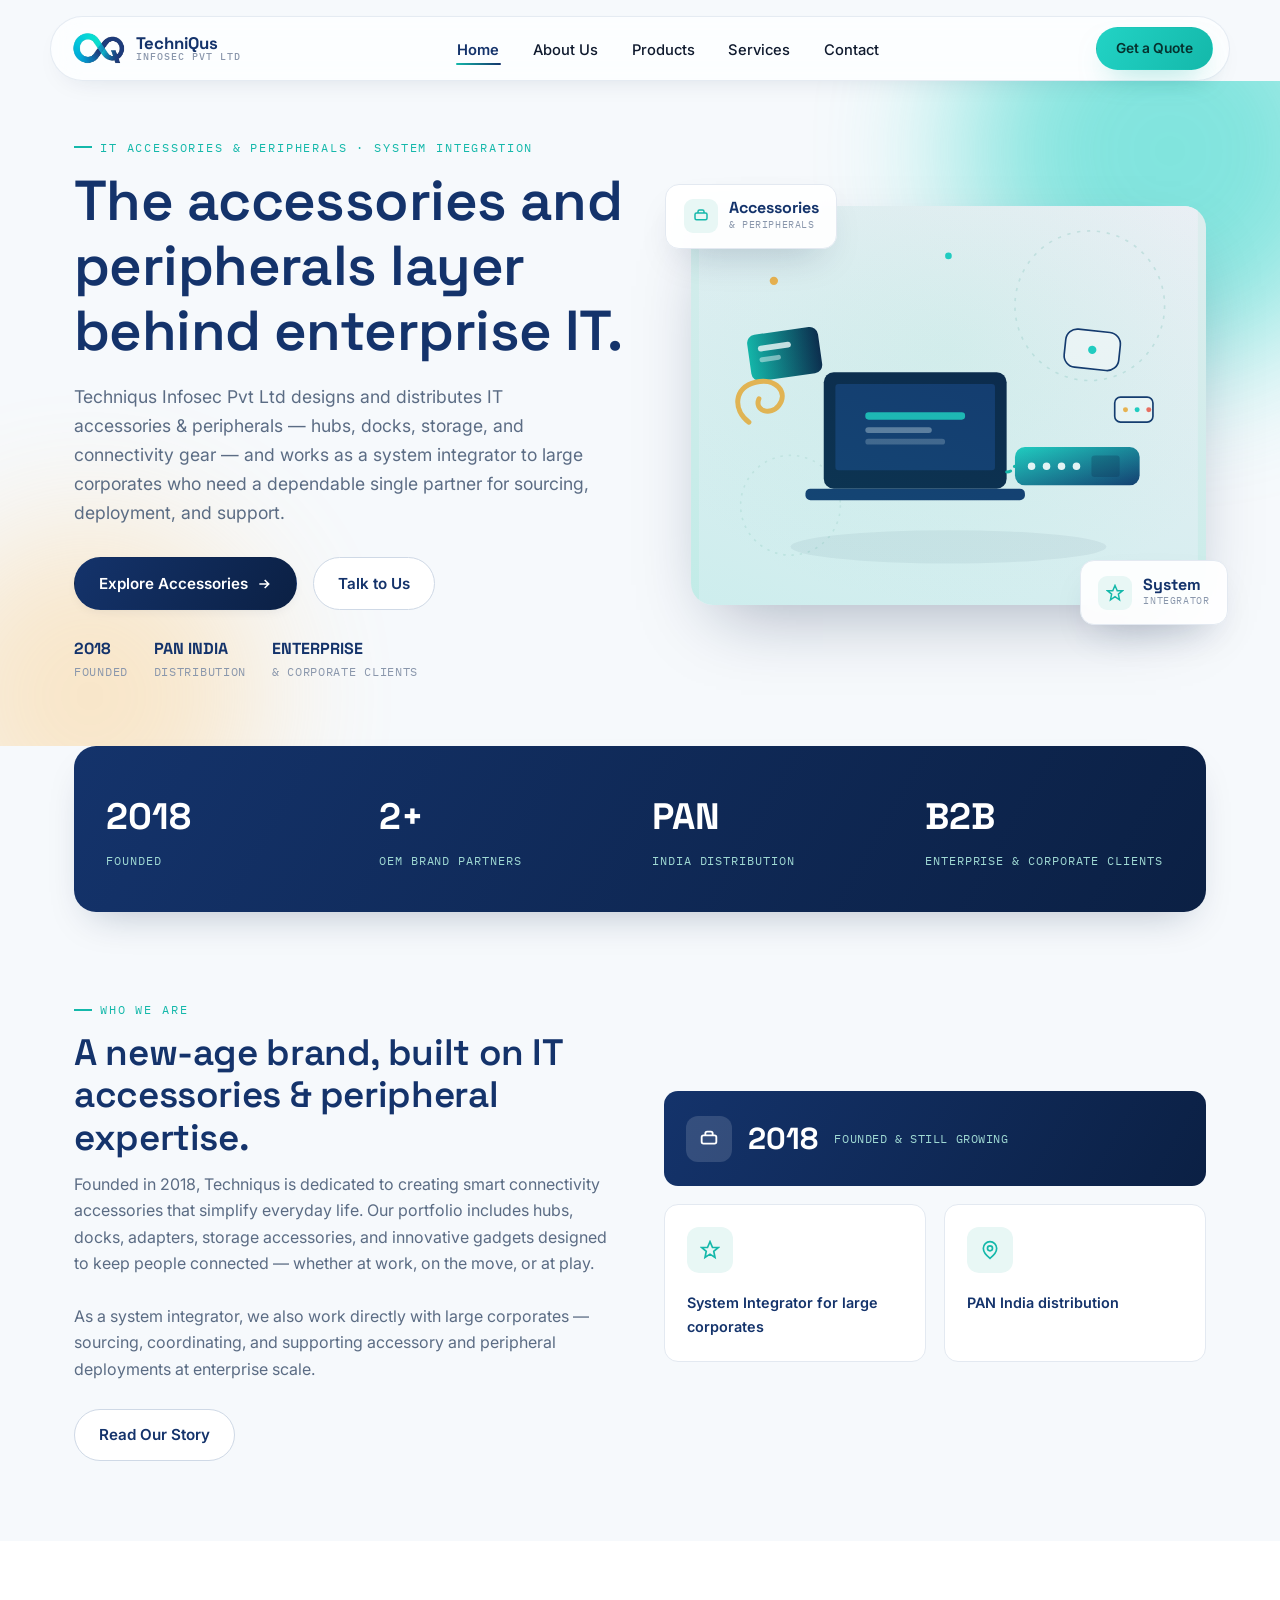
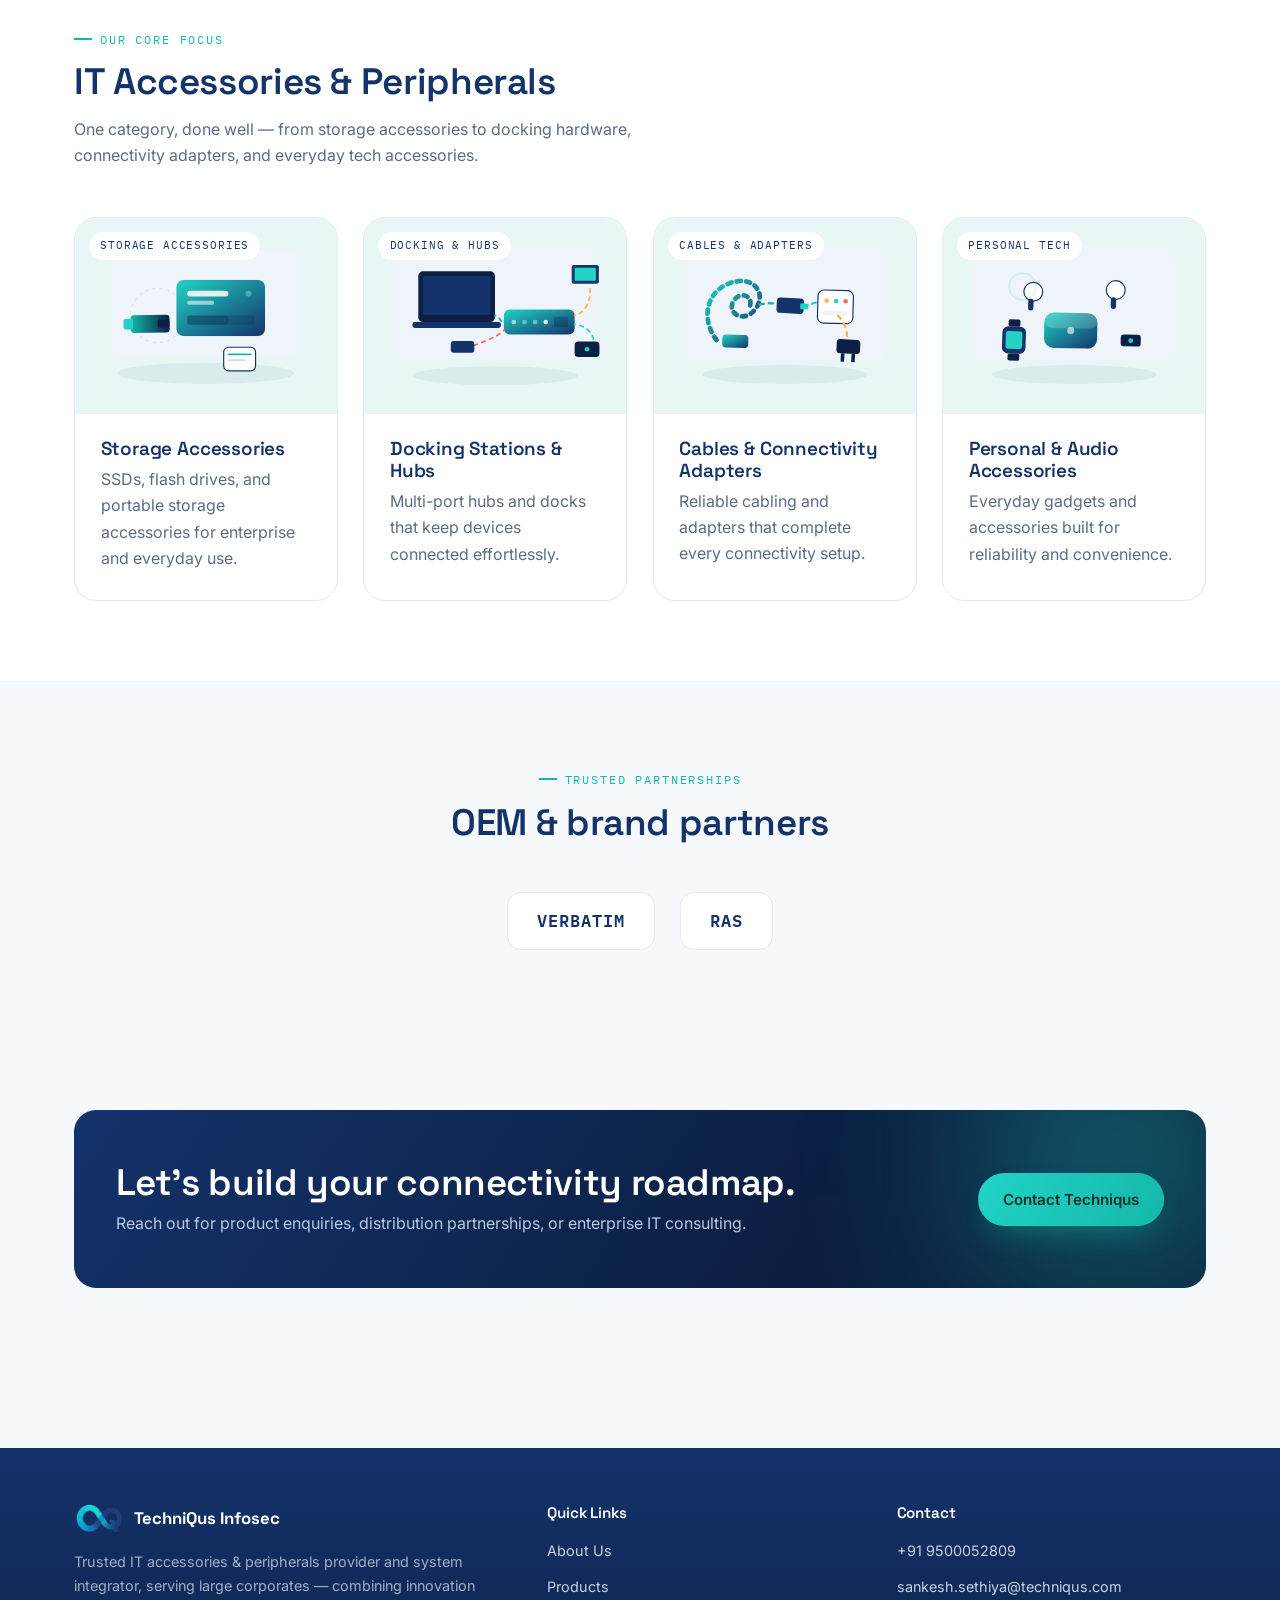
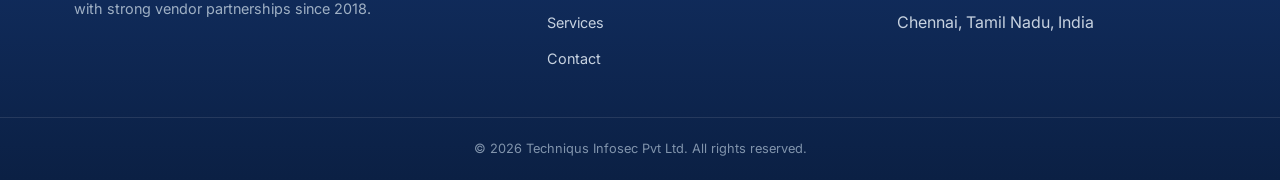
<file: index.html>
<!DOCTYPE html>
<html lang="en">
<head>
<meta charset="UTF-8">
<meta name="viewport" content="width=device-width, initial-scale=1.0">
<title>Techniqus Infosec Pvt Ltd | IT Accessories & Peripherals, System Integrator</title>
<meta name="description" content="Techniqus Infosec Pvt Ltd — IT accessories & peripherals provider and system integrator serving large corporates across India.">
<link rel="icon" type="image/png" href="assets/logo/favicon.png">
<link rel="canonical" href="https://techniqus.com/">
<link rel="apple-touch-icon" href="assets/logo/favicon.png">
<meta property="og:type" content="website">
<meta property="og:site_name" content="Techniqus Infosec Pvt Ltd">
<meta property="og:title" content="Techniqus Infosec Pvt Ltd | IT Accessories & Peripherals, System Integrator">
<meta property="og:description" content="Techniqus Infosec Pvt Ltd — IT accessories & peripherals provider and system integrator serving large corporates across India.">
<meta property="og:url" content="https://techniqus.com/">
<meta property="og:image" content="https://techniqus.com/assets/logo/logo-full.png">
<meta name="twitter:card" content="summary">
<meta name="twitter:title" content="Techniqus Infosec Pvt Ltd | IT Accessories & Peripherals, System Integrator">
<meta name="twitter:description" content="Techniqus Infosec Pvt Ltd — IT accessories & peripherals provider and system integrator serving large corporates across India.">
<meta name="theme-color" content="#14336B">
<link rel="preconnect" href="https://fonts.googleapis.com">
<link href="https://fonts.googleapis.com/css2?family=Space+Grotesk:wght@500;600;700&family=Inter:wght@400;500;600&family=IBM+Plex+Mono:wght@500&display=swap" rel="stylesheet">
<link rel="stylesheet" href="css/style.css">
</head>
<body>

<div class="scroll-progress"></div>

<header class="site-header">
  <nav class="nav">
    <a href="index.html" class="brand">
      <img src="assets/logo/logo-icon.png" alt="Techniqus Infosec logo">
      <span class="brand-name">TechniQus<span>Infosec Pvt Ltd</span></span>
    </a>
    <button class="nav-toggle" aria-label="Toggle menu" aria-expanded="false">
      <span></span><span></span><span></span>
    </button>
    <ul class="nav-links">
      <li><a href="index.html" aria-current="page">Home</a></li>
      <li><a href="about.html">About Us</a></li>
      <li><a href="products.html">Products</a></li>
      <li><a href="services.html">Services</a></li>
      <li><a href="contact.html">Contact</a></li>
    </ul>
    <div class="nav-cta">
      <a href="contact.html" class="btn btn-gradient">Get a Quote</a>
    </div>
  </nav>
</header>

<main>

  <!-- HERO -->
  <section class="hero">
    <div class="hero-blob b1"></div>
    <div class="hero-blob b2"></div>
    <div class="container">
      <div class="reveal">
        <span class="eyebrow">IT Accessories &amp; Peripherals · System Integration</span>
        <h1>The accessories and peripherals layer behind enterprise IT.</h1>
        <p class="lede">Techniqus Infosec Pvt Ltd designs and distributes IT accessories &amp; peripherals — hubs, docks, storage, and connectivity gear — and works as a system integrator to large corporates who need a dependable single partner for sourcing, deployment, and support.</p>
        <div class="hero-actions">
          <a href="products.html" class="btn btn-primary">
            Explore Accessories
            <svg width="16" height="16" viewBox="0 0 24 24" fill="none" stroke="currentColor" stroke-width="2.4"><path d="M5 12h14M13 6l6 6-6 6"/></svg>
          </a>
          <a href="contact.html" class="btn btn-outline">Talk to Us</a>
        </div>
        <div class="hero-trust">
          <div><strong>2018</strong>Founded</div>
          <div><strong>PAN India</strong>Distribution</div>
          <div><strong>Enterprise</strong>&amp; Corporate Clients</div>
        </div>
      </div>

      <div class="hero-visual reveal reveal-delay-2">
        <div class="hero-image-frame hero-scene" id="heroScene">
          <svg viewBox="0 0 600 480" xmlns="http://www.w3.org/2000/svg" role="img" aria-label="Illustration of connected IT accessories and peripherals: laptop, docking hub, storage, cables, and earbuds" style="width:100%; height:100%;">
            <defs>
              <linearGradient id="heroGrad1" x1="0%" y1="0%" x2="100%" y2="100%">
                <stop offset="0%" stop-color="#22D3C5"/>
                <stop offset="100%" stop-color="#14336B"/>
              </linearGradient>
              <linearGradient id="heroGrad2" x1="0%" y1="0%" x2="100%" y2="0%">
                <stop offset="0%" stop-color="#14B8AA"/>
                <stop offset="100%" stop-color="#0B2044"/>
              </linearGradient>
              <radialGradient id="heroBgGlow" cx="50%" cy="35%" r="65%">
                <stop offset="0%" stop-color="#E8F7F5"/>
                <stop offset="100%" stop-color="#F6F9FC"/>
              </radialGradient>
            </defs>

            <rect width="600" height="480" fill="url(#heroBgGlow)"/>

            <!-- Parallax layer 1: background rings + dots (moves least) -->
            <g id="parLayer1">
              <circle cx="470" cy="120" r="90" fill="none" stroke="#CFE9E6" stroke-width="2" stroke-dasharray="4 8" class="hs-spin-slow"/>
              <circle cx="110" cy="360" r="60" fill="none" stroke="#DDEDEB" stroke-width="2" stroke-dasharray="3 7" class="hs-spin-rev"/>
              <circle cx="90" cy="90" r="5" fill="#FFB648" class="hs-blink"/>
              <circle cx="520" cy="330" r="5" fill="#FF6B5B" class="hs-blink" style="animation-delay:-1s"/>
              <circle cx="300" cy="60" r="4" fill="#22D3C5" class="hs-blink" style="animation-delay:-0.5s"/>
            </g>

            <!-- Parallax layer 2: laptop + dock (mid depth) -->
            <g id="parLayer2">
              <ellipse cx="300" cy="410" rx="190" ry="20" fill="#0B2044" opacity="0.06"/>

              <!-- Laptop -->
              <g class="hs-bob">
                <rect x="150" y="200" width="220" height="140" rx="12" fill="#0B2044"/>
                <rect x="164" y="214" width="192" height="104" rx="4" fill="#14336B"/>
                <rect x="200" y="248" width="120" height="9" rx="4" fill="#22D3C5" opacity="0.85"/>
                <rect x="200" y="266" width="80" height="7" rx="3.5" fill="#ffffff" opacity="0.35"/>
                <rect x="200" y="280" width="96" height="7" rx="3.5" fill="#ffffff" opacity="0.22"/>
                <rect x="128" y="340" width="264" height="14" rx="6" fill="#14336B"/>
              </g>

              <!-- Docking hub -->
              <g class="hs-bob" style="animation-delay:-1.2s">
                <rect x="380" y="290" width="150" height="46" rx="12" fill="url(#heroGrad1)"/>
                <circle class="hs-pulse-port" cx="400" cy="313" r="4.5" fill="#ffffff"/>
                <circle class="hs-pulse-port" cx="418" cy="313" r="4.5" fill="#ffffff" style="animation-delay:-0.3s"/>
                <circle class="hs-pulse-port" cx="436" cy="313" r="4.5" fill="#ffffff" style="animation-delay:-0.6s"/>
                <circle class="hs-pulse-port" cx="454" cy="313" r="4.5" fill="#ffffff" style="animation-delay:-0.9s"/>
                <rect x="472" y="300" width="34" height="26" rx="4" fill="#0B2044" opacity="0.28"/>
              </g>

              <!-- cable laptop -> dock -->
              <path class="hs-flow" d="M370 320 C 378 320, 378 313, 380 313" fill="none" stroke="#14B8AA" stroke-width="3.5" stroke-linecap="round"/>
            </g>

            <!-- Parallax layer 3: floating accessories (front, moves most) -->
            <g id="parLayer3">
              <!-- SSD card -->
              <g class="hs-float-a">
                <rect x="60" y="150" width="86" height="56" rx="10" fill="url(#heroGrad2)" transform="rotate(-8 103 178)"/>
                <rect x="72" y="164" width="40" height="7" rx="3.5" fill="#ffffff" opacity="0.85" transform="rotate(-8 103 178)"/>
                <rect x="72" y="178" width="26" height="6" rx="3" fill="#ffffff" opacity="0.5" transform="rotate(-8 103 178)"/>
              </g>

              <!-- Earbuds case -->
              <g class="hs-float-b">
                <rect x="440" y="150" width="66" height="46" rx="14" fill="#ffffff" stroke="#14336B" stroke-width="2" transform="rotate(6 473 173)"/>
                <circle cx="473" cy="173" r="5" fill="#22D3C5" transform="rotate(6 473 173)"/>
              </g>

              <!-- USB-C cable coil -->
              <g class="hs-float-c">
                <path d="M60 260 C 40 245, 42 218, 68 212 C 92 206, 108 224, 96 240 C 86 253, 66 246, 72 232"
                      fill="none" stroke="#FFB648" stroke-width="6" stroke-linecap="round"/>
              </g>

              <!-- Small adapter -->
              <g class="hs-float-a" style="animation-delay:-2s">
                <rect x="500" y="230" width="46" height="30" rx="7" fill="#ffffff" stroke="#14336B" stroke-width="2"/>
                <circle cx="513" cy="245" r="3" fill="#FFB648"/>
                <circle cx="527" cy="245" r="3" fill="#22D3C5"/>
                <circle cx="541" cy="245" r="3" fill="#FF6B5B"/>
              </g>
            </g>

            <style>
              .hs-bob { animation: hsBob 4.4s ease-in-out infinite; transform-origin: center; }
              .hs-float-a { animation: hsFloatA 4.8s ease-in-out infinite; transform-origin: center; }
              .hs-float-b { animation: hsFloatB 5.6s ease-in-out infinite; transform-origin: center; }
              .hs-float-c { animation: hsFloatA 5.2s ease-in-out infinite; animation-delay: -2.4s; transform-origin: center; }
              .hs-pulse-port { animation: hsPulse 2s ease-in-out infinite; }
              .hs-flow { stroke-dasharray: 5 7; animation: hsFlow 1.4s linear infinite; }
              .hs-blink { animation: hsBlink 2.6s ease-in-out infinite; }
              .hs-spin-slow { animation: hsSpin 26s linear infinite; transform-origin: 470px 120px; }
              .hs-spin-rev { animation: hsSpinRev 22s linear infinite; transform-origin: 110px 360px; }
              @keyframes hsBob { 0%,100% { transform: translateY(0); } 50% { transform: translateY(-9px); } }
              @keyframes hsFloatA { 0%,100% { transform: translateY(0) rotate(0deg); } 50% { transform: translateY(-11px) rotate(2deg); } }
              @keyframes hsFloatB { 0%,100% { transform: translateY(0) rotate(0deg); } 50% { transform: translateY(-8px) rotate(-3deg); } }
              @keyframes hsPulse { 0%,100% { opacity: 0.35; } 50% { opacity: 1; } }
              @keyframes hsFlow { to { stroke-dashoffset: -24; } }
              @keyframes hsBlink { 0%,100% { opacity: 1; } 50% { opacity: 0.3; } }
              @keyframes hsSpin { from { transform: rotate(0deg); } to { transform: rotate(360deg); } }
              @keyframes hsSpinRev { from { transform: rotate(360deg); } to { transform: rotate(0deg); } }
              #parLayer1, #parLayer2, #parLayer3 { transition: transform 0.25s ease-out; }
              @media (prefers-reduced-motion: reduce) {
                .hs-bob, .hs-float-a, .hs-float-b, .hs-float-c, .hs-pulse-port, .hs-flow, .hs-blink, .hs-spin-slow, .hs-spin-rev { animation: none; }
              }
            </style>
          </svg>
        </div>
        <div class="floating-card fc-1">
          <div class="fc-icon">
            <svg width="18" height="18" viewBox="0 0 24 24" fill="none" stroke="currentColor" stroke-width="2"><rect x="4" y="8" width="16" height="9" rx="2"/><path d="M8 8V6a2 2 0 012-2h4a2 2 0 012 2v2"/></svg>
          </div>
          <div>
            <div class="fc-num">Accessories</div>
            <div class="fc-label">&amp; Peripherals</div>
          </div>
        </div>
        <div class="floating-card fc-2">
          <div class="fc-icon">
            <svg width="18" height="18" viewBox="0 0 24 24" fill="none" stroke="currentColor" stroke-width="2"><path d="M12 2l3 7h7l-5.5 4.5L18 21l-6-4-6 4 1.5-7.5L2 9h7z"/></svg>
          </div>
          <div>
            <div class="fc-num">System</div>
            <div class="fc-label">Integrator</div>
          </div>
        </div>
      </div>
    </div>
  </section>

  <!-- STATS -->
  <section class="container" style="padding-top:0;">
    <div class="stat-row reveal">
      <div>
        <div class="stat-num"><span data-count="2018">0</span></div>
        <div class="stat-label">Founded</div>
      </div>
      <div>
        <div class="stat-num"><span data-count="2" data-suffix="+">0</span></div>
        <div class="stat-label">OEM Brand Partners</div>
      </div>
      <div>
        <div class="stat-num">PAN</div>
        <div class="stat-label">India Distribution</div>
      </div>
      <div>
        <div class="stat-num">B2B</div>
        <div class="stat-label">Enterprise &amp; Corporate Clients</div>
      </div>
    </div>
  </section>

  <!-- ABOUT SUMMARY -->
  <section>
    <div class="container">
      <div class="grid grid-2" style="align-items:center; gap:3rem;">
        <div class="reveal">
          <span class="eyebrow">Who We Are</span>
          <h2>A new-age brand, built on IT accessories &amp; peripheral expertise.</h2>
          <p>Founded in 2018, Techniqus is dedicated to creating smart connectivity accessories that simplify everyday life. Our portfolio includes hubs, docks, adapters, storage accessories, and innovative gadgets designed to keep people connected — whether at work, on the move, or at play.</p>
          <br>
          <p>As a system integrator, we also work directly with large corporates — sourcing, coordinating, and supporting accessory and peripheral deployments at enterprise scale.</p>
          <br>
          <a href="about.html" class="btn btn-outline">Read Our Story</a>
        </div>
        <div class="reveal reveal-delay-2 bento-cluster">
          <div class="bento-card bento-lg hs-bob-css">
            <div class="card-icon">
              <svg width="22" height="22" viewBox="0 0 24 24" fill="none" stroke="currentColor" stroke-width="2"><rect x="4" y="8" width="16" height="9" rx="2"/><path d="M8 8V6a2 2 0 012-2h4a2 2 0 012 2v2"/></svg>
            </div>
            <div class="bento-num">2018</div>
            <div class="bento-label">Founded &amp; still growing</div>
          </div>
          <div class="bento-card bento-sm hs-bob-css" style="animation-delay:-1.6s;">
            <div class="card-icon">
              <svg width="20" height="20" viewBox="0 0 24 24" fill="none" stroke="currentColor" stroke-width="2"><path d="M12 2l3 7h7l-5.5 4.5L18 21l-6-4-6 4 1.5-7.5L2 9h7z"/></svg>
            </div>
            <div class="bento-label">System Integrator for large corporates</div>
          </div>
          <div class="bento-card bento-sm hs-bob-css" style="animation-delay:-3s;">
            <div class="card-icon">
              <svg width="20" height="20" viewBox="0 0 24 24" fill="none" stroke="currentColor" stroke-width="2"><path d="M20 10c0 6-8 12-8 12s-8-6-8-12a8 8 0 0116 0z"/><circle cx="12" cy="10" r="3"/></svg>
            </div>
            <div class="bento-label">PAN India distribution</div>
          </div>
        </div>
      </div>
    </div>
  </section>

  <!-- PRODUCT CATEGORIES -->
  <section class="section-alt">
    <div class="container">
      <div class="section-head reveal">
        <span class="eyebrow">Our Core Focus</span>
        <h2>IT Accessories &amp; Peripherals</h2>
        <p>One category, done well — from storage accessories to docking hardware, connectivity adapters, and everyday tech accessories.</p>
      </div>
      <div class="grid grid-4">
        <div class="product-card reveal reveal-delay-1">
          <div class="product-media">
            <span class="product-tag">Storage Accessories</span>
            <img src="assets/illustrations/storage.svg" alt="SSD and USB storage accessories on a desk" loading="lazy">
          </div>
          <div class="product-body">
            <h3>Storage Accessories</h3>
            <p>SSDs, flash drives, and portable storage accessories for enterprise and everyday use.</p>
          </div>
        </div>
        <div class="product-card reveal reveal-delay-2">
          <div class="product-media">
            <span class="product-tag">Docking &amp; Hubs</span>
            <img src="assets/illustrations/docking-hub.svg" alt="USB hub and docking station connected to a laptop" loading="lazy">
          </div>
          <div class="product-body">
            <h3>Docking Stations &amp; Hubs</h3>
            <p>Multi-port hubs and docks that keep devices connected effortlessly.</p>
          </div>
        </div>
        <div class="product-card reveal reveal-delay-3">
          <div class="product-media">
            <span class="product-tag">Cables &amp; Adapters</span>
            <img src="assets/illustrations/cables-adapters.svg" alt="USB-C cable and adapters, connectivity accessories" loading="lazy">
          </div>
          <div class="product-body">
            <h3>Cables &amp; Connectivity Adapters</h3>
            <p>Reliable cabling and adapters that complete every connectivity setup.</p>
          </div>
        </div>
        <div class="product-card reveal reveal-delay-4">
          <div class="product-media">
            <span class="product-tag">Personal Tech</span>
            <img src="assets/illustrations/personal-audio.svg" alt="Wireless earbuds and personal tech accessories" loading="lazy">
          </div>
          <div class="product-body">
            <h3>Personal &amp; Audio Accessories</h3>
            <p>Everyday gadgets and accessories built for reliability and convenience.</p>
          </div>
        </div>
      </div>
    </div>
  </section>

  <!-- PARTNERS MARQUEE -->
  <section>
    <div class="container">
      <div class="section-head center reveal">
        <span class="eyebrow">Trusted Partnerships</span>
        <h2>OEM &amp; brand partners</h2>
      </div>
    </div>
    <div class="container">
      <div class="partner-row reveal">
        <span class="partner-chip">VERBATIM</span>
        <span class="partner-chip">RAS</span>
      </div>
    </div>
  </section>

  <!-- CTA -->
  <section>
    <div class="container">
      <div class="cta-band reveal">
        <div>
          <h2>Let's build your connectivity roadmap.</h2>
          <p>Reach out for product enquiries, distribution partnerships, or enterprise IT consulting.</p>
        </div>
        <a href="contact.html" class="btn btn-gradient">Contact Techniqus</a>
      </div>
    </div>
  </section>

</main>

<footer class="site-footer">
  <div class="container">
    <div>
      <div class="footer-brand">
        <img src="assets/logo/logo-icon.png" alt="Techniqus Infosec logo">
        <span>TechniQus Infosec</span>
      </div>
      <p>Trusted IT accessories &amp; peripherals provider and system integrator, serving large corporates — combining innovation with strong vendor partnerships since 2018.</p>
    </div>
    <div>
      <h4>Quick Links</h4>
      <ul>
        <li><a href="about.html">About Us</a></li>
        <li><a href="products.html">Products</a></li>
        <li><a href="services.html">Services</a></li>
        <li><a href="contact.html">Contact</a></li>
      </ul>
    </div>
    <div>
      <h4>Contact</h4>
      <ul>
        <li><a href="tel:+919500052809">+91 9500052809</a></li>
        <li><a href="mailto:sankesh.sethiya@techniqus.com">sankesh.sethiya@techniqus.com</a></li>
        <li>Chennai, Tamil Nadu, India</li>
      </ul>
    </div>
  </div>
  <div class="footer-bottom">
    &copy; <span id="year"></span> Techniqus Infosec Pvt Ltd. All rights reserved.
  </div>
</footer>

<button class="back-to-top" aria-label="Back to top">
  <svg width="18" height="18" viewBox="0 0 24 24" fill="none" stroke="currentColor" stroke-width="2.4"><path d="M12 19V5M5 12l7-7 7 7"/></svg>
</button>

<script src="js/script.js"></script>
</body>
</html>
</file>
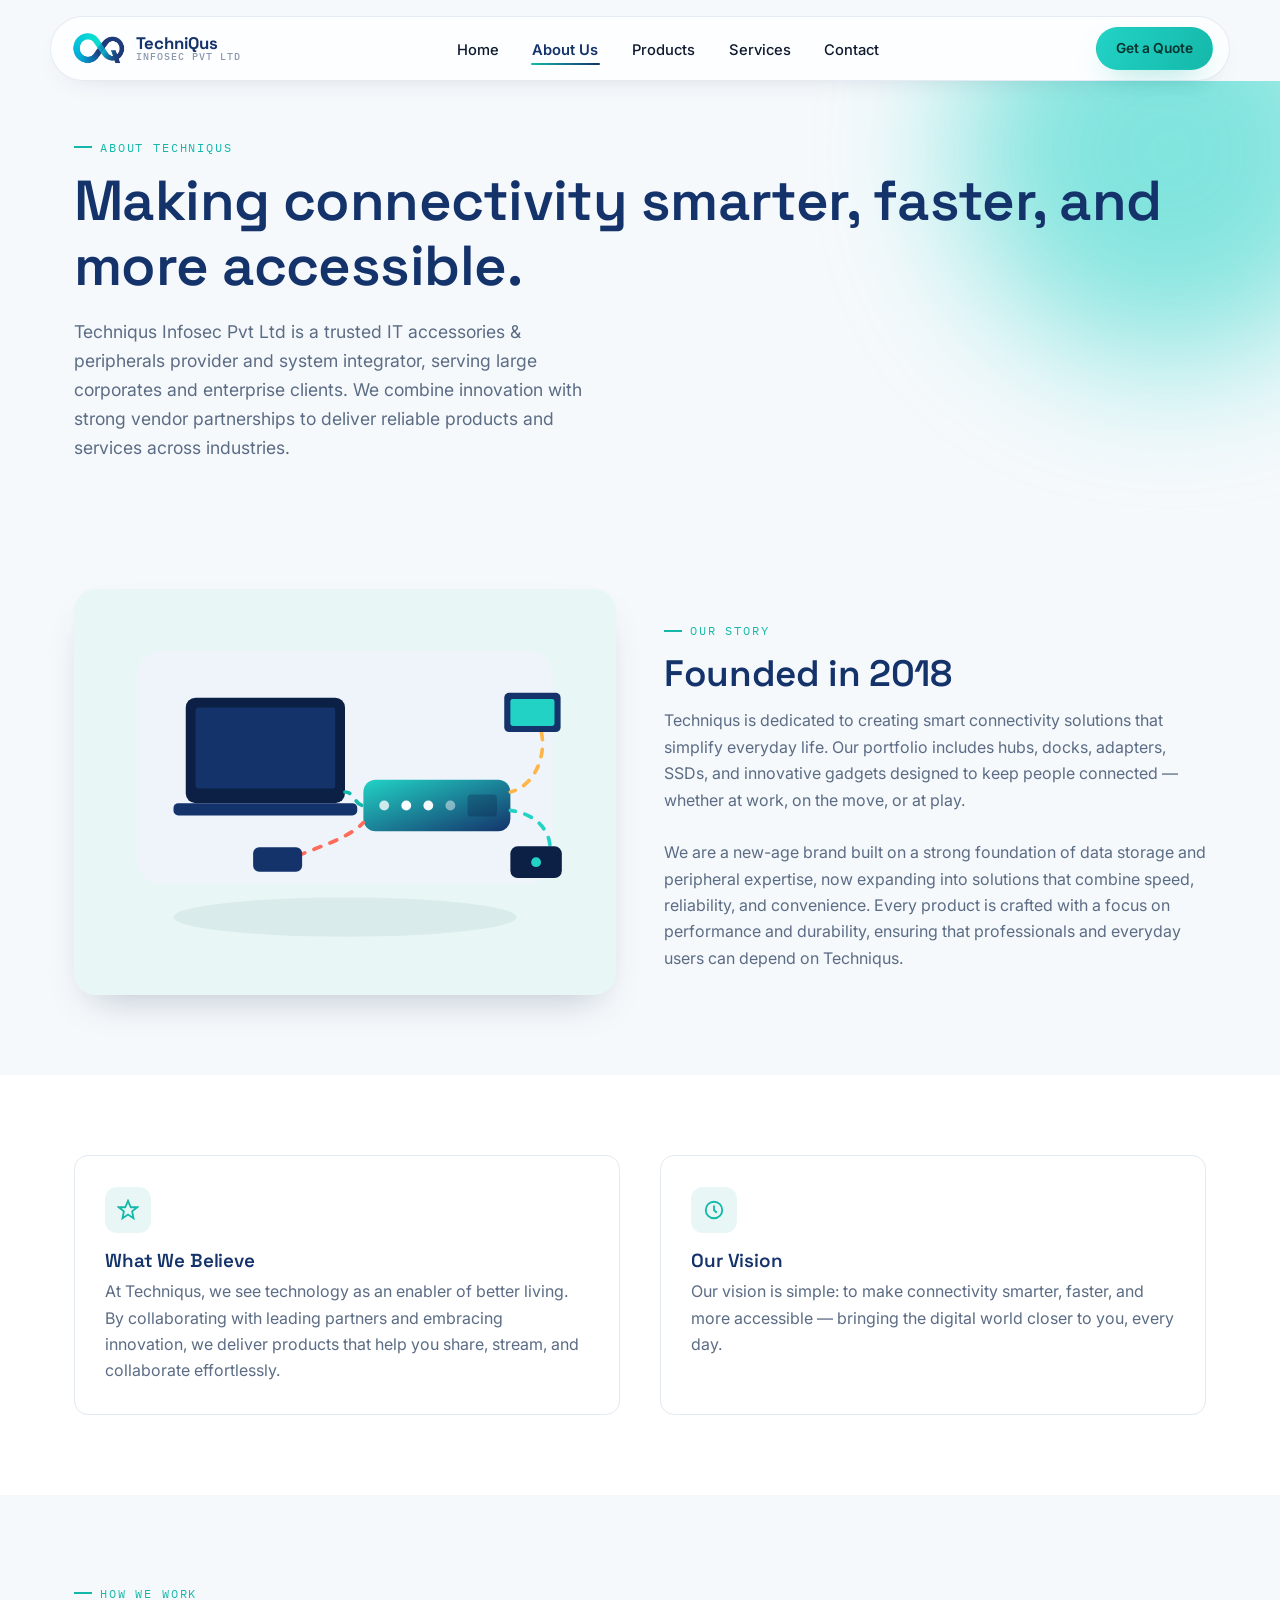
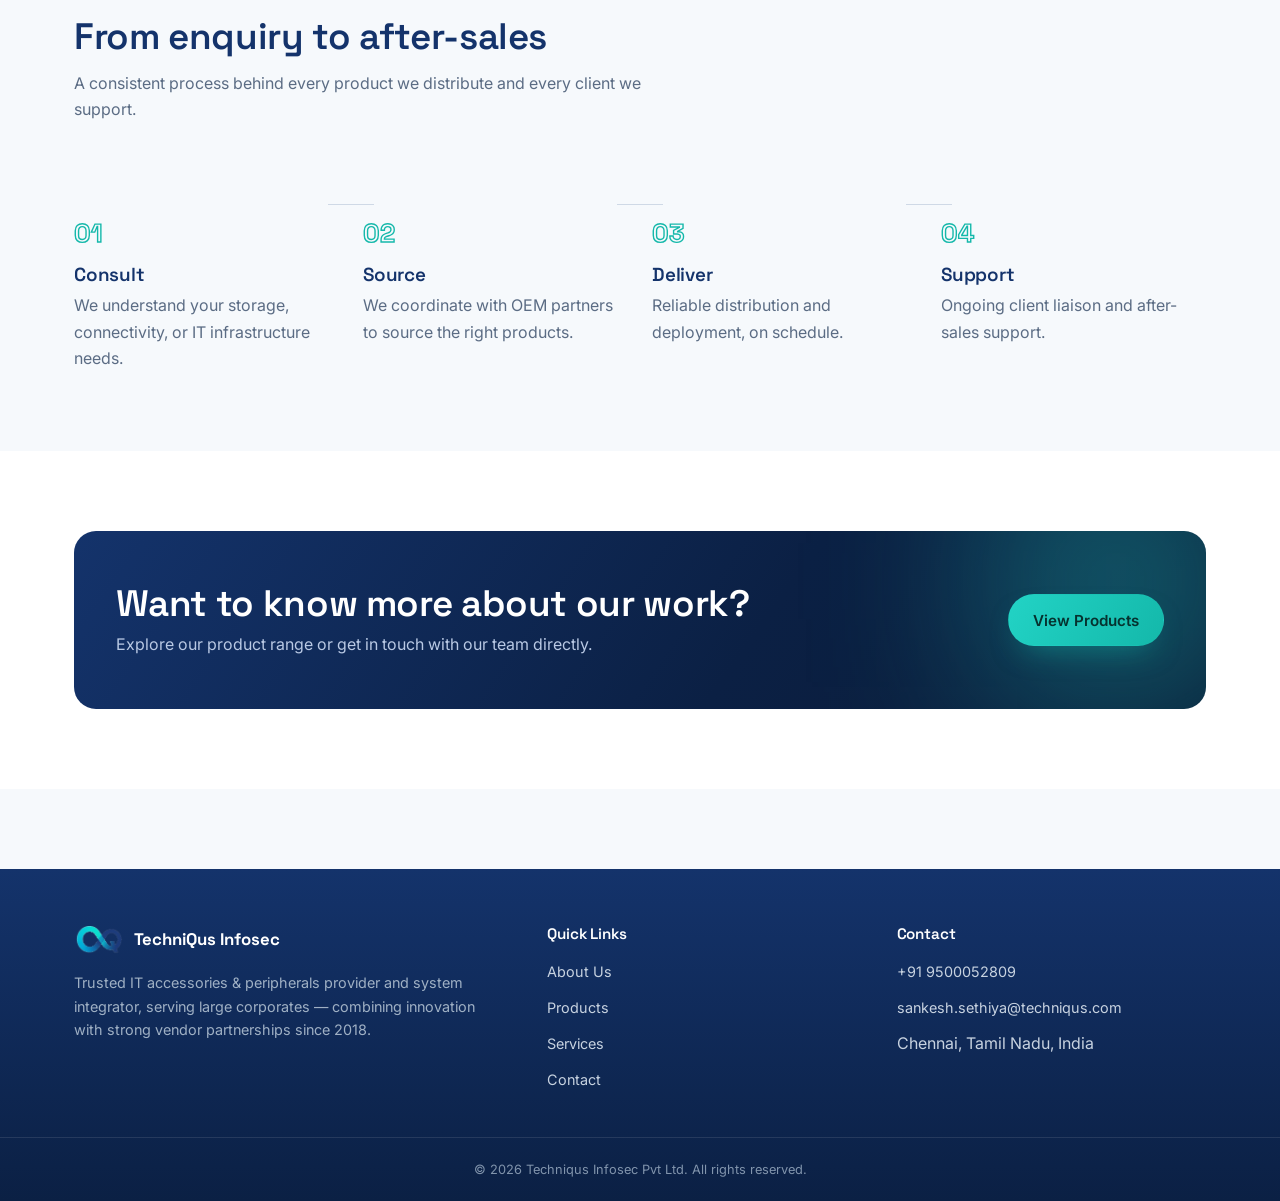
<file: about.html>
<!DOCTYPE html>
<html lang="en">
<head>
<meta charset="UTF-8">
<meta name="viewport" content="width=device-width, initial-scale=1.0">
<title>About Us | Techniqus Infosec Pvt Ltd</title>
<meta name="description" content="Learn about Techniqus Infosec Pvt Ltd — founded in 2018, delivering smart connectivity, storage, and IT solutions.">
<link rel="icon" type="image/png" href="assets/logo/favicon.png">
<link rel="canonical" href="https://techniqus.com/about.html">
<link rel="apple-touch-icon" href="assets/logo/favicon.png">
<meta property="og:type" content="website">
<meta property="og:site_name" content="Techniqus Infosec Pvt Ltd">
<meta property="og:title" content="About Us | Techniqus Infosec Pvt Ltd">
<meta property="og:description" content="Learn about Techniqus Infosec Pvt Ltd — founded in 2018, delivering smart connectivity, storage, and IT solutions.">
<meta property="og:url" content="https://techniqus.com/about.html">
<meta property="og:image" content="https://techniqus.com/assets/logo/logo-full.png">
<meta name="twitter:card" content="summary">
<meta name="twitter:title" content="About Us | Techniqus Infosec Pvt Ltd">
<meta name="twitter:description" content="Learn about Techniqus Infosec Pvt Ltd — founded in 2018, delivering smart connectivity, storage, and IT solutions.">
<meta name="theme-color" content="#14336B">
<link rel="preconnect" href="https://fonts.googleapis.com">
<link href="https://fonts.googleapis.com/css2?family=Space+Grotesk:wght@500;600;700&family=Inter:wght@400;500;600&family=IBM+Plex+Mono:wght@500&display=swap" rel="stylesheet">
<link rel="stylesheet" href="css/style.css">
</head>
<body>

<div class="scroll-progress"></div>

<header class="site-header">
  <nav class="nav">
    <a href="index.html" class="brand">
      <img src="assets/logo/logo-icon.png" alt="Techniqus Infosec logo">
      <span class="brand-name">TechniQus<span>Infosec Pvt Ltd</span></span>
    </a>
    <button class="nav-toggle" aria-label="Toggle menu" aria-expanded="false">
      <span></span><span></span><span></span>
    </button>
    <ul class="nav-links">
      <li><a href="index.html">Home</a></li>
      <li><a href="about.html" aria-current="page">About Us</a></li>
      <li><a href="products.html">Products</a></li>
      <li><a href="services.html">Services</a></li>
      <li><a href="contact.html">Contact</a></li>
    </ul>
    <div class="nav-cta">
      <a href="contact.html" class="btn btn-gradient">Get a Quote</a>
    </div>
  </nav>
</header>

<main>

  <section class="hero" style="padding-bottom: 1rem;">
    <div class="hero-blob b1"></div>
    <div class="container" style="grid-template-columns: 1fr; text-align:left;">
      <div class="reveal">
        <span class="eyebrow">About Techniqus</span>
        <h1>Making connectivity smarter, faster, and more accessible.</h1>
        <p class="lede">Techniqus Infosec Pvt Ltd is a trusted IT accessories &amp; peripherals provider and system integrator, serving large corporates and enterprise clients. We combine innovation with strong vendor partnerships to deliver reliable products and services across industries.</p>
      </div>
    </div>
  </section>

  <section>
    <div class="container">
      <div class="grid grid-2" style="align-items:center; gap:3rem;">
        <div class="reveal illustration-frame">
          <img src="assets/illustrations/docking-hub.svg" alt="Illustration of connected IT accessories and peripherals" style="width:100%; height:100%; object-fit:contain;">
        </div>
        <div class="reveal reveal-delay-2">
          <span class="eyebrow">Our Story</span>
          <h2>Founded in 2018</h2>
          <p>Techniqus is dedicated to creating smart connectivity solutions that simplify everyday life. Our portfolio includes hubs, docks, adapters, SSDs, and innovative gadgets designed to keep people connected — whether at work, on the move, or at play.</p>
          <br>
          <p>We are a new-age brand built on a strong foundation of data storage and peripheral expertise, now expanding into solutions that combine speed, reliability, and convenience. Every product is crafted with a focus on performance and durability, ensuring that professionals and everyday users can depend on Techniqus.</p>
        </div>
      </div>
    </div>
  </section>

  <section class="section-alt">
    <div class="container">
      <div class="grid grid-2" style="gap: 2.5rem;">
        <div class="card reveal">
          <div class="card-icon">
            <svg width="22" height="22" viewBox="0 0 24 24" fill="none" stroke="currentColor" stroke-width="2"><path d="M12 2l3 7h7l-5.5 4.5L18 21l-6-4-6 4 1.5-7.5L2 9h7z"/></svg>
          </div>
          <h3>What We Believe</h3>
          <p>At Techniqus, we see technology as an enabler of better living. By collaborating with leading partners and embracing innovation, we deliver products that help you share, stream, and collaborate effortlessly.</p>
        </div>
        <div class="card reveal reveal-delay-2">
          <div class="card-icon">
            <svg width="22" height="22" viewBox="0 0 24 24" fill="none" stroke="currentColor" stroke-width="2"><circle cx="12" cy="12" r="9"/><path d="M12 7v5l3 3"/></svg>
          </div>
          <h3>Our Vision</h3>
          <p>Our vision is simple: to make connectivity smarter, faster, and more accessible — bringing the digital world closer to you, every day.</p>
        </div>
      </div>
    </div>
  </section>

  <!-- PROCESS -->
  <section>
    <div class="container">
      <div class="section-head reveal">
        <span class="eyebrow">How We Work</span>
        <h2>From enquiry to after-sales</h2>
        <p>A consistent process behind every product we distribute and every client we support.</p>
      </div>
      <div class="step-row">
        <div class="step reveal reveal-delay-1">
          <h3>Consult</h3>
          <p>We understand your storage, connectivity, or IT infrastructure needs.</p>
        </div>
        <div class="step reveal reveal-delay-2">
          <h3>Source</h3>
          <p>We coordinate with OEM partners to source the right products.</p>
        </div>
        <div class="step reveal reveal-delay-3">
          <h3>Deliver</h3>
          <p>Reliable distribution and deployment, on schedule.</p>
        </div>
        <div class="step reveal reveal-delay-4">
          <h3>Support</h3>
          <p>Ongoing client liaison and after-sales support.</p>
        </div>
      </div>
    </div>
  </section>

  <section class="section-alt">
    <div class="container">
      <div class="cta-band reveal">
        <div>
          <h2>Want to know more about our work?</h2>
          <p>Explore our product range or get in touch with our team directly.</p>
        </div>
        <a href="products.html" class="btn btn-gradient">View Products</a>
      </div>
    </div>
  </section>

</main>

<footer class="site-footer">
  <div class="container">
    <div>
      <div class="footer-brand">
        <img src="assets/logo/logo-icon.png" alt="Techniqus Infosec logo">
        <span>TechniQus Infosec</span>
      </div>
      <p>Trusted IT accessories &amp; peripherals provider and system integrator, serving large corporates — combining innovation with strong vendor partnerships since 2018.</p>
    </div>
    <div>
      <h4>Quick Links</h4>
      <ul>
        <li><a href="about.html">About Us</a></li>
        <li><a href="products.html">Products</a></li>
        <li><a href="services.html">Services</a></li>
        <li><a href="contact.html">Contact</a></li>
      </ul>
    </div>
    <div>
      <h4>Contact</h4>
      <ul>
        <li><a href="tel:+919500052809">+91 9500052809</a></li>
        <li><a href="mailto:sankesh.sethiya@techniqus.com">sankesh.sethiya@techniqus.com</a></li>
        <li>Chennai, Tamil Nadu, India</li>
      </ul>
    </div>
  </div>
  <div class="footer-bottom">
    &copy; <span id="year"></span> Techniqus Infosec Pvt Ltd. All rights reserved.
  </div>
</footer>

<button class="back-to-top" aria-label="Back to top">
  <svg width="18" height="18" viewBox="0 0 24 24" fill="none" stroke="currentColor" stroke-width="2.4"><path d="M12 19V5M5 12l7-7 7 7"/></svg>
</button>

<script src="js/script.js"></script>
</body>
</html>
</file>
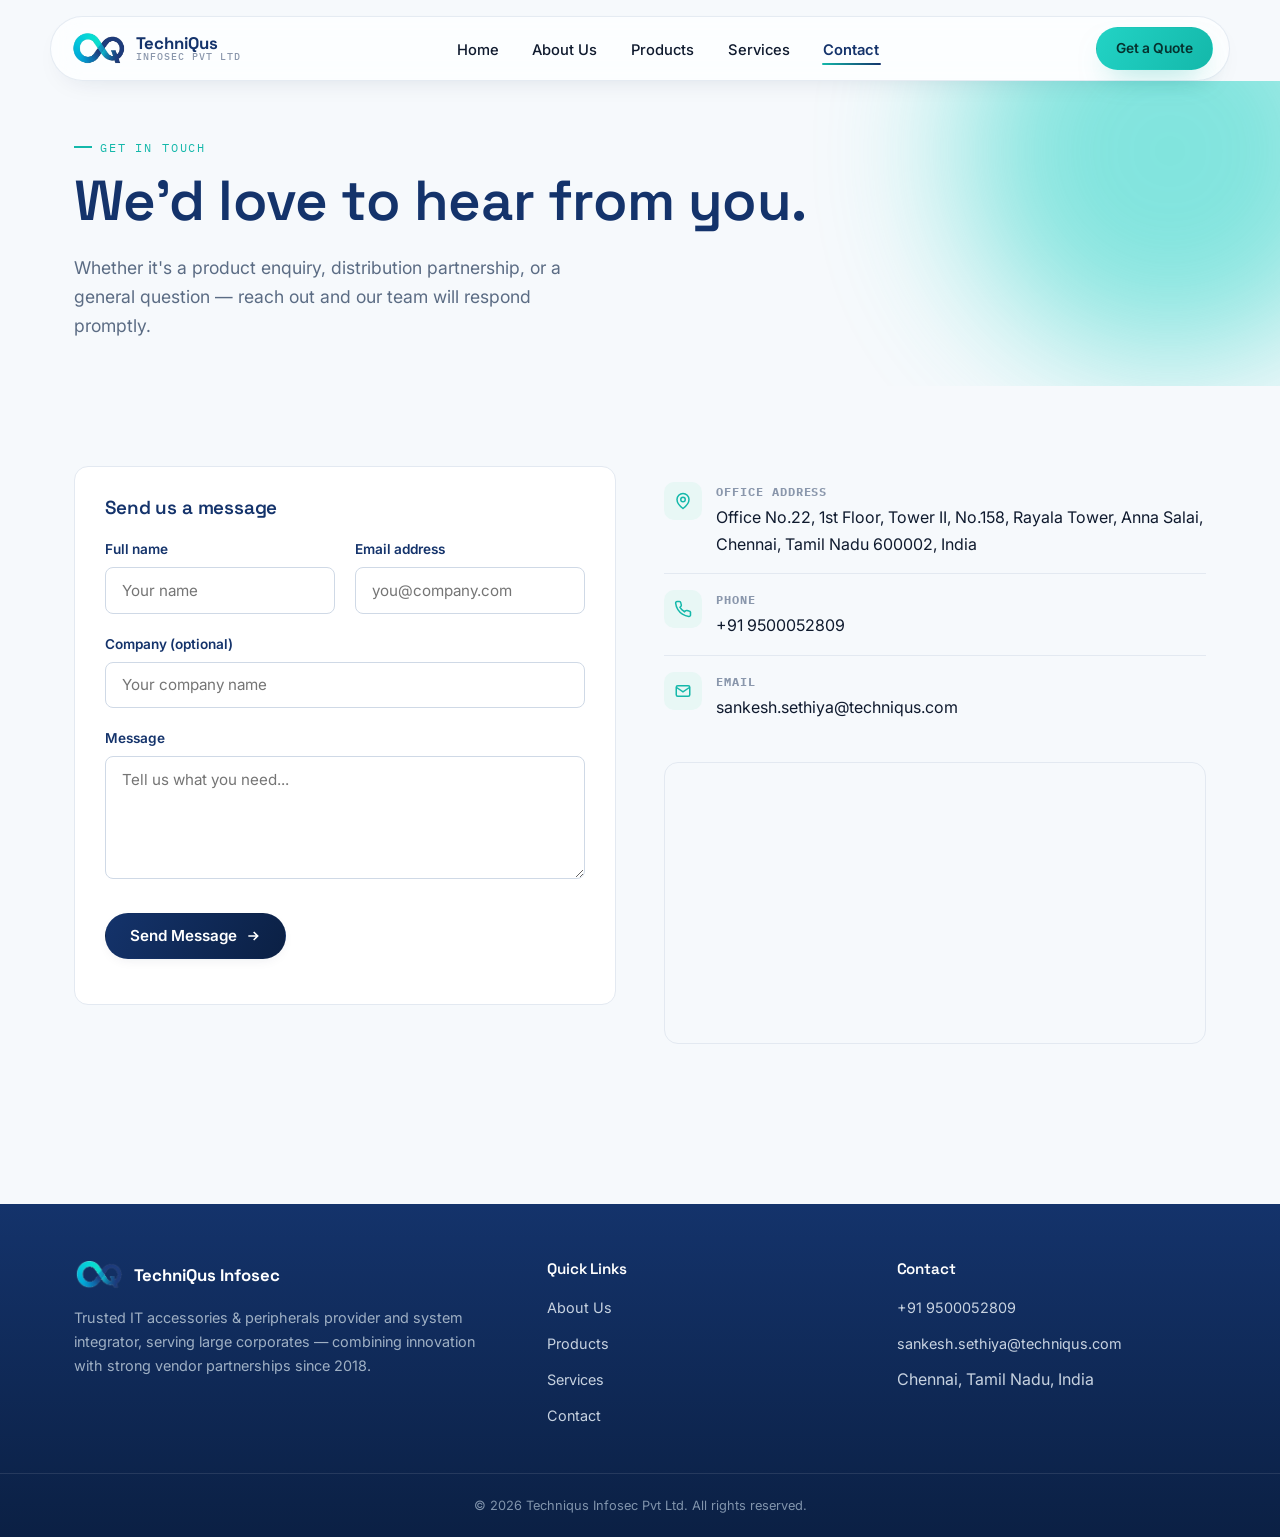
<file: contact.html>
<!DOCTYPE html>
<html lang="en">
<head>
<meta charset="UTF-8">
<meta name="viewport" content="width=device-width, initial-scale=1.0">
<title>Contact Us | Techniqus Infosec Pvt Ltd</title>
<meta name="description" content="Get in touch with Techniqus Infosec Pvt Ltd — Chennai, Tamil Nadu, India.">
<link rel="icon" type="image/png" href="assets/logo/favicon.png">
<link rel="canonical" href="https://techniqus.com/contact.html">
<link rel="apple-touch-icon" href="assets/logo/favicon.png">
<meta property="og:type" content="website">
<meta property="og:site_name" content="Techniqus Infosec Pvt Ltd">
<meta property="og:title" content="Contact Us | Techniqus Infosec Pvt Ltd">
<meta property="og:description" content="Get in touch with Techniqus Infosec Pvt Ltd — Chennai, Tamil Nadu, India.">
<meta property="og:url" content="https://techniqus.com/contact.html">
<meta property="og:image" content="https://techniqus.com/assets/logo/logo-full.png">
<meta name="twitter:card" content="summary">
<meta name="twitter:title" content="Contact Us | Techniqus Infosec Pvt Ltd">
<meta name="twitter:description" content="Get in touch with Techniqus Infosec Pvt Ltd — Chennai, Tamil Nadu, India.">
<meta name="theme-color" content="#14336B">
<link rel="preconnect" href="https://fonts.googleapis.com">
<link href="https://fonts.googleapis.com/css2?family=Space+Grotesk:wght@500;600;700&family=Inter:wght@400;500;600&family=IBM+Plex+Mono:wght@500&display=swap" rel="stylesheet">
<link rel="stylesheet" href="css/style.css">
</head>
<body>

<div class="scroll-progress"></div>

<header class="site-header">
  <nav class="nav">
    <a href="index.html" class="brand">
      <img src="assets/logo/logo-icon.png" alt="Techniqus Infosec logo">
      <span class="brand-name">TechniQus<span>Infosec Pvt Ltd</span></span>
    </a>
    <button class="nav-toggle" aria-label="Toggle menu" aria-expanded="false">
      <span></span><span></span><span></span>
    </button>
    <ul class="nav-links">
      <li><a href="index.html">Home</a></li>
      <li><a href="about.html">About Us</a></li>
      <li><a href="products.html">Products</a></li>
      <li><a href="services.html">Services</a></li>
      <li><a href="contact.html" aria-current="page">Contact</a></li>
    </ul>
    <div class="nav-cta">
      <a href="contact.html" class="btn btn-gradient">Get a Quote</a>
    </div>
  </nav>
</header>

<main>

  <section class="hero" style="padding-bottom: 1rem;">
    <div class="hero-blob b1"></div>
    <div class="container" style="grid-template-columns: 1fr;">
      <div class="reveal">
        <span class="eyebrow">Get In Touch</span>
        <h1>We'd love to hear from you.</h1>
        <p class="lede">Whether it's a product enquiry, distribution partnership, or a general question — reach out and our team will respond promptly.</p>
      </div>
    </div>
  </section>

  <section>
    <div class="container">
      <div class="grid grid-2" style="gap: 3rem; align-items:start;">

        <div class="card reveal">
          <h3 style="margin-bottom:1.2rem;">Send us a message</h3>
          <form id="contact-form" action="https://formspree.io/f/xljrqvnk" method="POST" novalidate>
            <input type="hidden" name="_subject" value="New enquiry from techniqus.com contact form">
            <div class="form-grid">
              <div>
                <label for="name">Full name</label>
                <input type="text" id="name" name="name" placeholder="Your name" required>
              </div>
              <div>
                <label for="email">Email address</label>
                <input type="email" id="email" name="email" placeholder="you@company.com" required>
              </div>
              <div class="full">
                <label for="company">Company (optional)</label>
                <input type="text" id="company" name="company" placeholder="Your company name">
              </div>
              <div class="full">
                <label for="message">Message</label>
                <textarea id="message" name="message" rows="5" placeholder="Tell us what you need..." required></textarea>
              </div>
            </div>
            <br>
            <button type="submit" class="btn btn-primary">
              Send Message
              <svg width="16" height="16" viewBox="0 0 24 24" fill="none" stroke="currentColor" stroke-width="2.4"><path d="M5 12h14M13 6l6 6-6 6"/></svg>
            </button>
            <p id="form-status" class="form-status" role="status" aria-live="polite"></p>
            <!-- <p class="form-note" style="color: var(--ink-faint);">Messages sent through this form are delivered straight to your inbox via <a href="https://formspree.io" target="_blank" rel="noopener" style="color:var(--teal); text-decoration:underline;">Formspree</a>.</p>-->
          </form>
        </div>

        <div class="reveal reveal-delay-2">
          <ul class="info-list">
            <li>
              <div class="info-icon">
                <svg width="18" height="18" viewBox="0 0 24 24" fill="none" stroke="currentColor" stroke-width="2"><path d="M20 10c0 6-8 12-8 12s-8-6-8-12a8 8 0 0116 0z"/><circle cx="12" cy="10" r="3"/></svg>
              </div>
              <div>
                <strong>Office Address</strong>
                Office No.22, 1st Floor, Tower II, No.158, Rayala Tower, Anna Salai, Chennai, Tamil Nadu 600002, India
              </div>
            </li>
            <li>
              <div class="info-icon">
                <svg width="18" height="18" viewBox="0 0 24 24" fill="none" stroke="currentColor" stroke-width="2"><path d="M22 16.9v3a2 2 0 01-2.2 2 19.8 19.8 0 01-8.6-3 19.5 19.5 0 01-6-6 19.8 19.8 0 01-3-8.7A2 2 0 014.1 2h3a2 2 0 012 1.7c.1.9.3 1.8.6 2.7a2 2 0 01-.5 2.1L8 9.7a16 16 0 006 6l1.2-1.2a2 2 0 012.1-.5c.9.3 1.8.5 2.7.6a2 2 0 011.9 2.3z"/></svg>
              </div>
              <div>
                <strong>Phone</strong>
                <a href="tel:+919500052809">+91 9500052809</a>
              </div>
            </li>
            <li>
              <div class="info-icon">
                <svg width="18" height="18" viewBox="0 0 24 24" fill="none" stroke="currentColor" stroke-width="2"><rect x="3" y="5" width="18" height="14" rx="2"/><path d="M3 7l9 6 9-6"/></svg>
              </div>
              <div>
                <strong>Email</strong>
                <a href="mailto:sankesh.sethiya@techniqus.com">sankesh.sethiya@techniqus.com</a>
              </div>
            </li>
          </ul>

          <br>
          <!-- Google Maps embed via the free address-query method — no API key required.
               If you'd like a more precise pin, share your Google Business Profile link
               or exact latitude/longitude and this src can be swapped for that.-->
          <div class="map-embed">
            <iframe
              src="https://www.google.com/maps?q=Rayala+Tower,+158%2F781%2F785,+Anna+Salai,+Chennai,+Tamil+Nadu+600002&output=embed"
              width="100%" height="280" style="border:0; display:block;"
              allowfullscreen="" loading="lazy" referrerpolicy="no-referrer-when-downgrade"
              title="Techniqus Infosec office location — Anna Salai, Chennai">
            </iframe>
          </div>
        </div>

      </div>
    </div>
  </section>

</main>

<footer class="site-footer">
  <div class="container">
    <div>
      <div class="footer-brand">
        <img src="assets/logo/logo-icon.png" alt="Techniqus Infosec logo">
        <span>TechniQus Infosec</span>
      </div>
      <p>Trusted IT accessories &amp; peripherals provider and system integrator, serving large corporates — combining innovation with strong vendor partnerships since 2018.</p>
    </div>
    <div>
      <h4>Quick Links</h4>
      <ul>
        <li><a href="about.html">About Us</a></li>
        <li><a href="products.html">Products</a></li>
        <li><a href="services.html">Services</a></li>
        <li><a href="contact.html">Contact</a></li>
      </ul>
    </div>
    <div>
      <h4>Contact</h4>
      <ul>
        <li><a href="tel:+919500052809">+91 9500052809</a></li>
        <li><a href="mailto:sankesh.sethiya@techniqus.com">sankesh.sethiya@techniqus.com</a></li>
        <li>Chennai, Tamil Nadu, India</li>
      </ul>
    </div>
  </div>
  <div class="footer-bottom">
    &copy; <span id="year"></span> Techniqus Infosec Pvt Ltd. All rights reserved.
  </div>
</footer>

<button class="back-to-top" aria-label="Back to top">
  <svg width="18" height="18" viewBox="0 0 24 24" fill="none" stroke="currentColor" stroke-width="2.4"><path d="M12 19V5M5 12l7-7 7 7"/></svg>
</button>

<script src="js/script.js"></script>
</body>
</html>
</file>
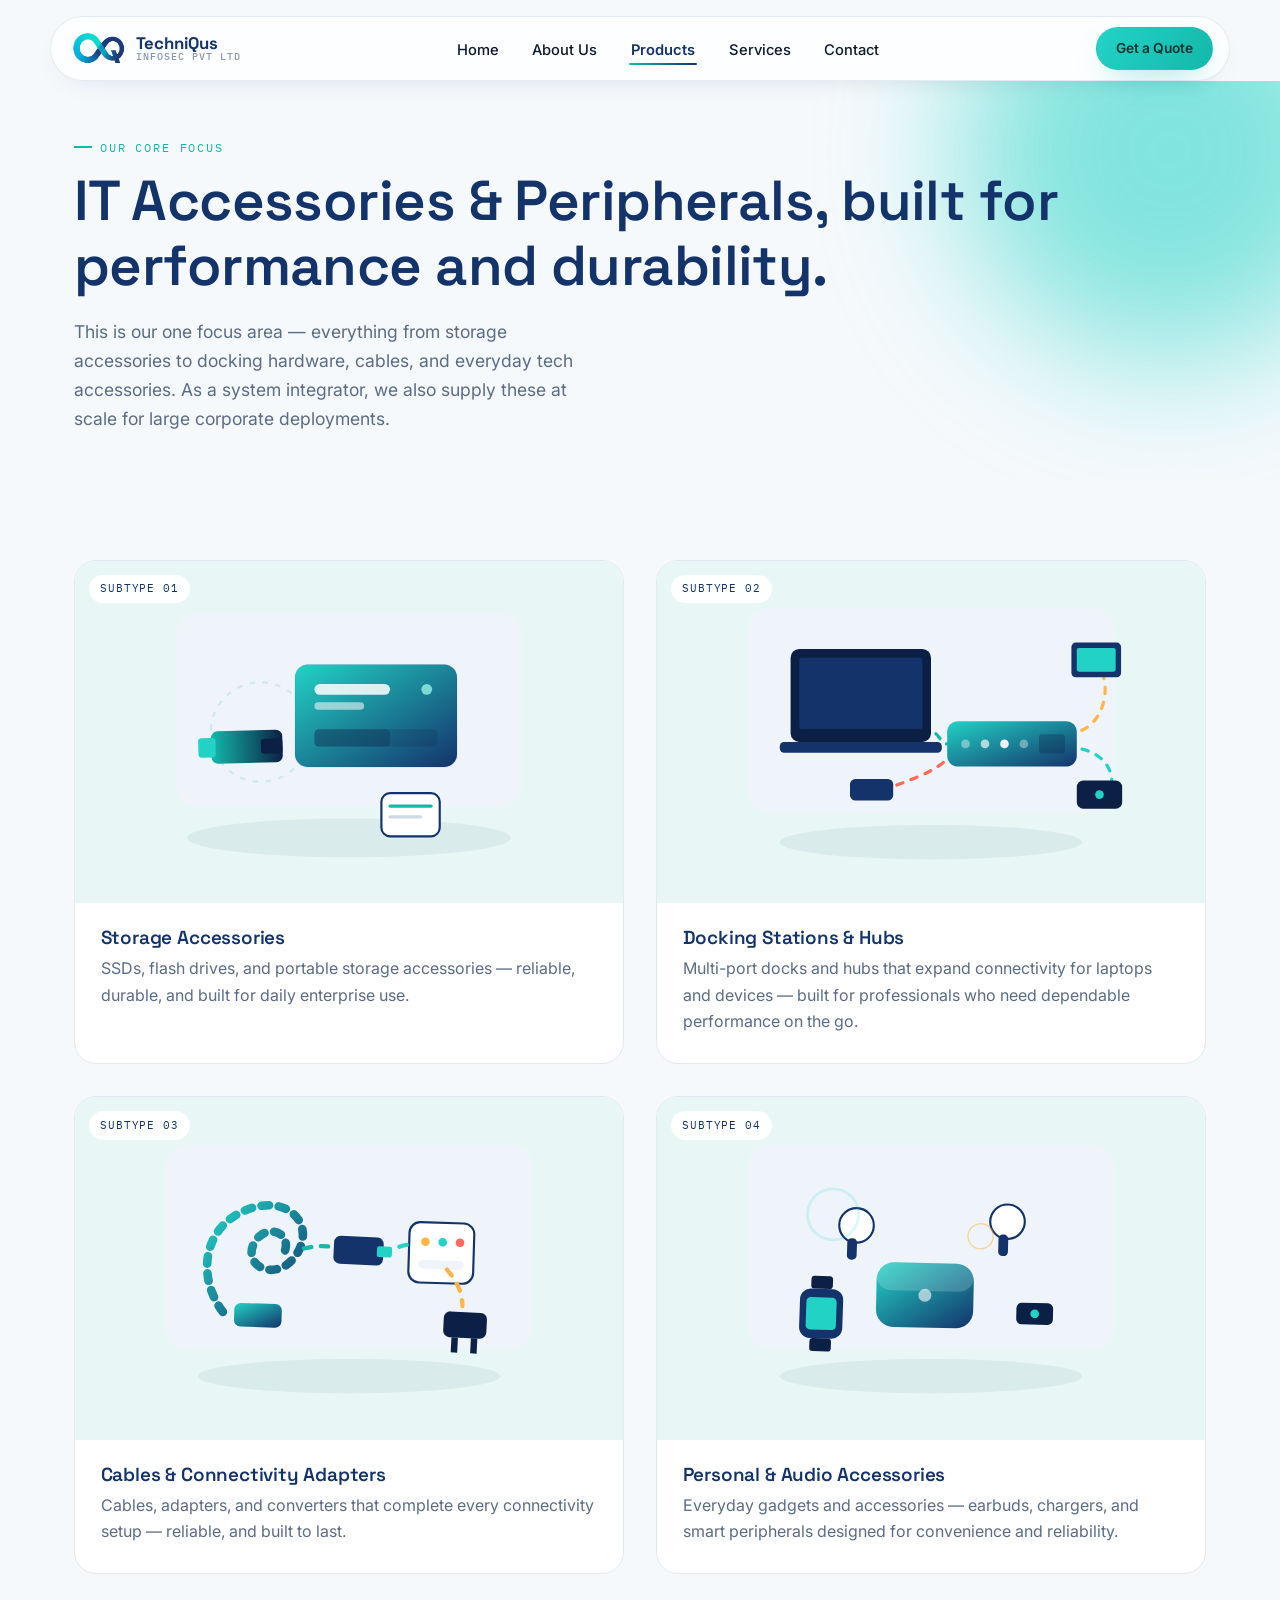
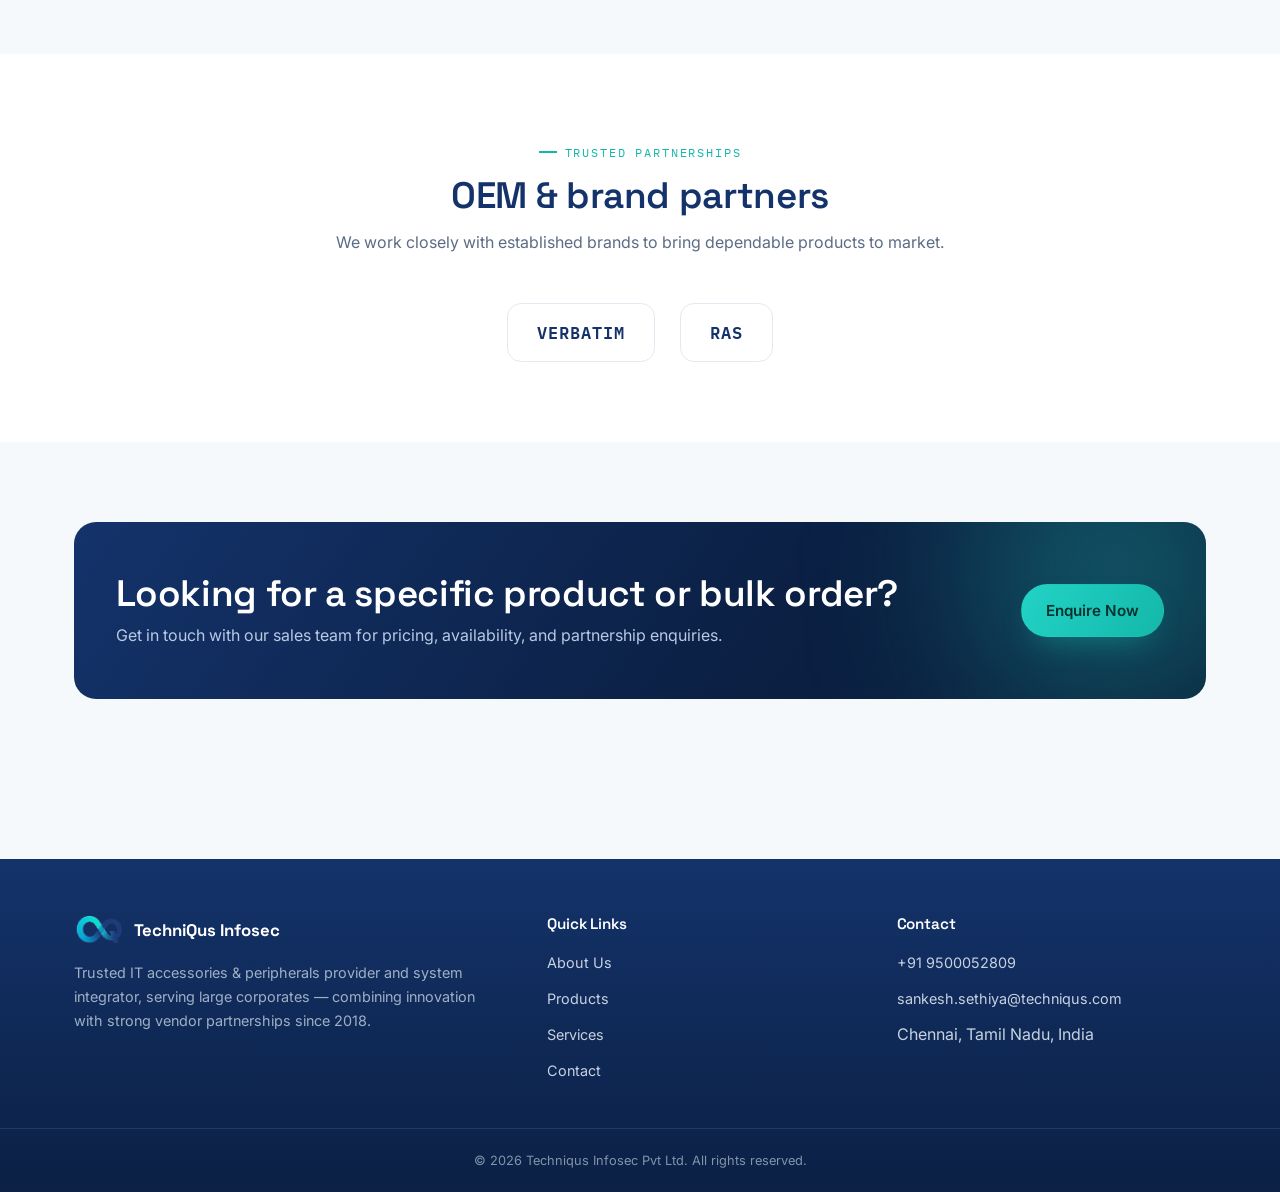
<file: products.html>
<!DOCTYPE html>
<html lang="en">
<head>
<meta charset="UTF-8">
<meta name="viewport" content="width=device-width, initial-scale=1.0">
<title>Products | Techniqus Infosec Pvt Ltd</title>
<meta name="description" content="Explore Techniqus IT accessories & peripherals: storage accessories, docking stations & hubs, cables & adapters, and personal tech accessories.">
<link rel="icon" type="image/png" href="assets/logo/favicon.png">
<link rel="canonical" href="https://techniqus.com/products.html">
<link rel="apple-touch-icon" href="assets/logo/favicon.png">
<meta property="og:type" content="website">
<meta property="og:site_name" content="Techniqus Infosec Pvt Ltd">
<meta property="og:title" content="Products | Techniqus Infosec Pvt Ltd">
<meta property="og:description" content="Explore Techniqus IT accessories & peripherals: storage accessories, docking stations & hubs, cables & adapters, and personal tech accessories.">
<meta property="og:url" content="https://techniqus.com/products.html">
<meta property="og:image" content="https://techniqus.com/assets/logo/logo-full.png">
<meta name="twitter:card" content="summary">
<meta name="twitter:title" content="Products | Techniqus Infosec Pvt Ltd">
<meta name="twitter:description" content="Explore Techniqus IT accessories & peripherals: storage accessories, docking stations & hubs, cables & adapters, and personal tech accessories.">
<meta name="theme-color" content="#14336B">
<link rel="preconnect" href="https://fonts.googleapis.com">
<link href="https://fonts.googleapis.com/css2?family=Space+Grotesk:wght@500;600;700&family=Inter:wght@400;500;600&family=IBM+Plex+Mono:wght@500&display=swap" rel="stylesheet">
<link rel="stylesheet" href="css/style.css">
</head>
<body>

<div class="scroll-progress"></div>

<header class="site-header">
  <nav class="nav">
    <a href="index.html" class="brand">
      <img src="assets/logo/logo-icon.png" alt="Techniqus Infosec logo">
      <span class="brand-name">TechniQus<span>Infosec Pvt Ltd</span></span>
    </a>
    <button class="nav-toggle" aria-label="Toggle menu" aria-expanded="false">
      <span></span><span></span><span></span>
    </button>
    <ul class="nav-links">
      <li><a href="index.html">Home</a></li>
      <li><a href="about.html">About Us</a></li>
      <li><a href="products.html" aria-current="page">Products</a></li>
      <li><a href="services.html">Services</a></li>
      <li><a href="contact.html">Contact</a></li>
    </ul>
    <div class="nav-cta">
      <a href="contact.html" class="btn btn-gradient">Get a Quote</a>
    </div>
  </nav>
</header>

<main>

  <section class="hero" style="padding-bottom: 1rem;">
    <div class="hero-blob b1"></div>
    <div class="container" style="grid-template-columns: 1fr;">
      <div class="reveal">
        <span class="eyebrow">Our Core Focus</span>
        <h1>IT Accessories &amp; Peripherals, built for performance and durability.</h1>
        <p class="lede">This is our one focus area — everything from storage accessories to docking hardware, cables, and everyday tech accessories. As a system integrator, we also supply these at scale for large corporate deployments.</p>
      </div>
    </div>
  </section>

  <section>
    <div class="container">
      <div class="grid grid-2" style="gap: 2rem;">

        <div class="product-card reveal reveal-delay-1">
          <div class="product-media" style="aspect-ratio: 16/10;">
            <span class="product-tag">Subtype 01</span>
            <img src="assets/illustrations/storage.svg" alt="SSD and portable storage accessories on a desk">
          </div>
          <div class="product-body">
            <h3>Storage Accessories</h3>
            <p>SSDs, flash drives, and portable storage accessories — reliable, durable, and built for daily enterprise use.</p>
          </div>
        </div>

        <div class="product-card reveal reveal-delay-2">
          <div class="product-media" style="aspect-ratio: 16/10;">
            <span class="product-tag">Subtype 02</span>
            <img src="assets/illustrations/docking-hub.svg" alt="Docking station and USB hub connected to a laptop">
          </div>
          <div class="product-body">
            <h3>Docking Stations &amp; Hubs</h3>
            <p>Multi-port docks and hubs that expand connectivity for laptops and devices — built for professionals who need dependable performance on the go.</p>
          </div>
        </div>

        <div class="product-card reveal reveal-delay-3">
          <div class="product-media" style="aspect-ratio: 16/10;">
            <span class="product-tag">Subtype 03</span>
            <img src="assets/illustrations/cables-adapters.svg" alt="USB-C cable and adapters, connectivity accessories">
          </div>
          <div class="product-body">
            <h3>Cables &amp; Connectivity Adapters</h3>
            <p>Cables, adapters, and converters that complete every connectivity setup — reliable, and built to last.</p>
          </div>
        </div>

        <div class="product-card reveal reveal-delay-4">
          <div class="product-media" style="aspect-ratio: 16/10;">
            <span class="product-tag">Subtype 04</span>
            <img src="assets/illustrations/personal-audio.svg" alt="Wireless earbuds and personal tech accessories">
          </div>
          <div class="product-body">
            <h3>Personal &amp; Audio Accessories</h3>
            <p>Everyday gadgets and accessories — earbuds, chargers, and smart peripherals designed for convenience and reliability.</p>
          </div>
        </div>

      </div>
    </div>
  </section>

  <section class="section-alt">
    <div class="container">
      <div class="section-head center reveal">
        <span class="eyebrow">Trusted Partnerships</span>
        <h2>OEM &amp; brand partners</h2>
        <p style="margin: 0 auto;">We work closely with established brands to bring dependable products to market.</p>
      </div>
    </div>
    <div class="container">
      <div class="partner-row reveal">
        <span class="partner-chip">VERBATIM</span>
        <span class="partner-chip">RAS</span>
      </div>
    </div>
  </section>

  <section>
    <div class="container">
      <div class="cta-band reveal">
        <div>
          <h2>Looking for a specific product or bulk order?</h2>
          <p>Get in touch with our sales team for pricing, availability, and partnership enquiries.</p>
        </div>
        <a href="contact.html" class="btn btn-gradient">Enquire Now</a>
      </div>
    </div>
  </section>

</main>

<footer class="site-footer">
  <div class="container">
    <div>
      <div class="footer-brand">
        <img src="assets/logo/logo-icon.png" alt="Techniqus Infosec logo">
        <span>TechniQus Infosec</span>
      </div>
      <p>Trusted IT accessories &amp; peripherals provider and system integrator, serving large corporates — combining innovation with strong vendor partnerships since 2018.</p>
    </div>
    <div>
      <h4>Quick Links</h4>
      <ul>
        <li><a href="about.html">About Us</a></li>
        <li><a href="products.html">Products</a></li>
        <li><a href="services.html">Services</a></li>
        <li><a href="contact.html">Contact</a></li>
      </ul>
    </div>
    <div>
      <h4>Contact</h4>
      <ul>
        <li><a href="tel:+919500052809">+91 9500052809</a></li>
        <li><a href="mailto:sankesh.sethiya@techniqus.com">sankesh.sethiya@techniqus.com</a></li>
        <li>Chennai, Tamil Nadu, India</li>
      </ul>
    </div>
  </div>
  <div class="footer-bottom">
    &copy; <span id="year"></span> Techniqus Infosec Pvt Ltd. All rights reserved.
  </div>
</footer>

<button class="back-to-top" aria-label="Back to top">
  <svg width="18" height="18" viewBox="0 0 24 24" fill="none" stroke="currentColor" stroke-width="2.4"><path d="M12 19V5M5 12l7-7 7 7"/></svg>
</button>

<script src="js/script.js"></script>
</body>
</html>
</file>
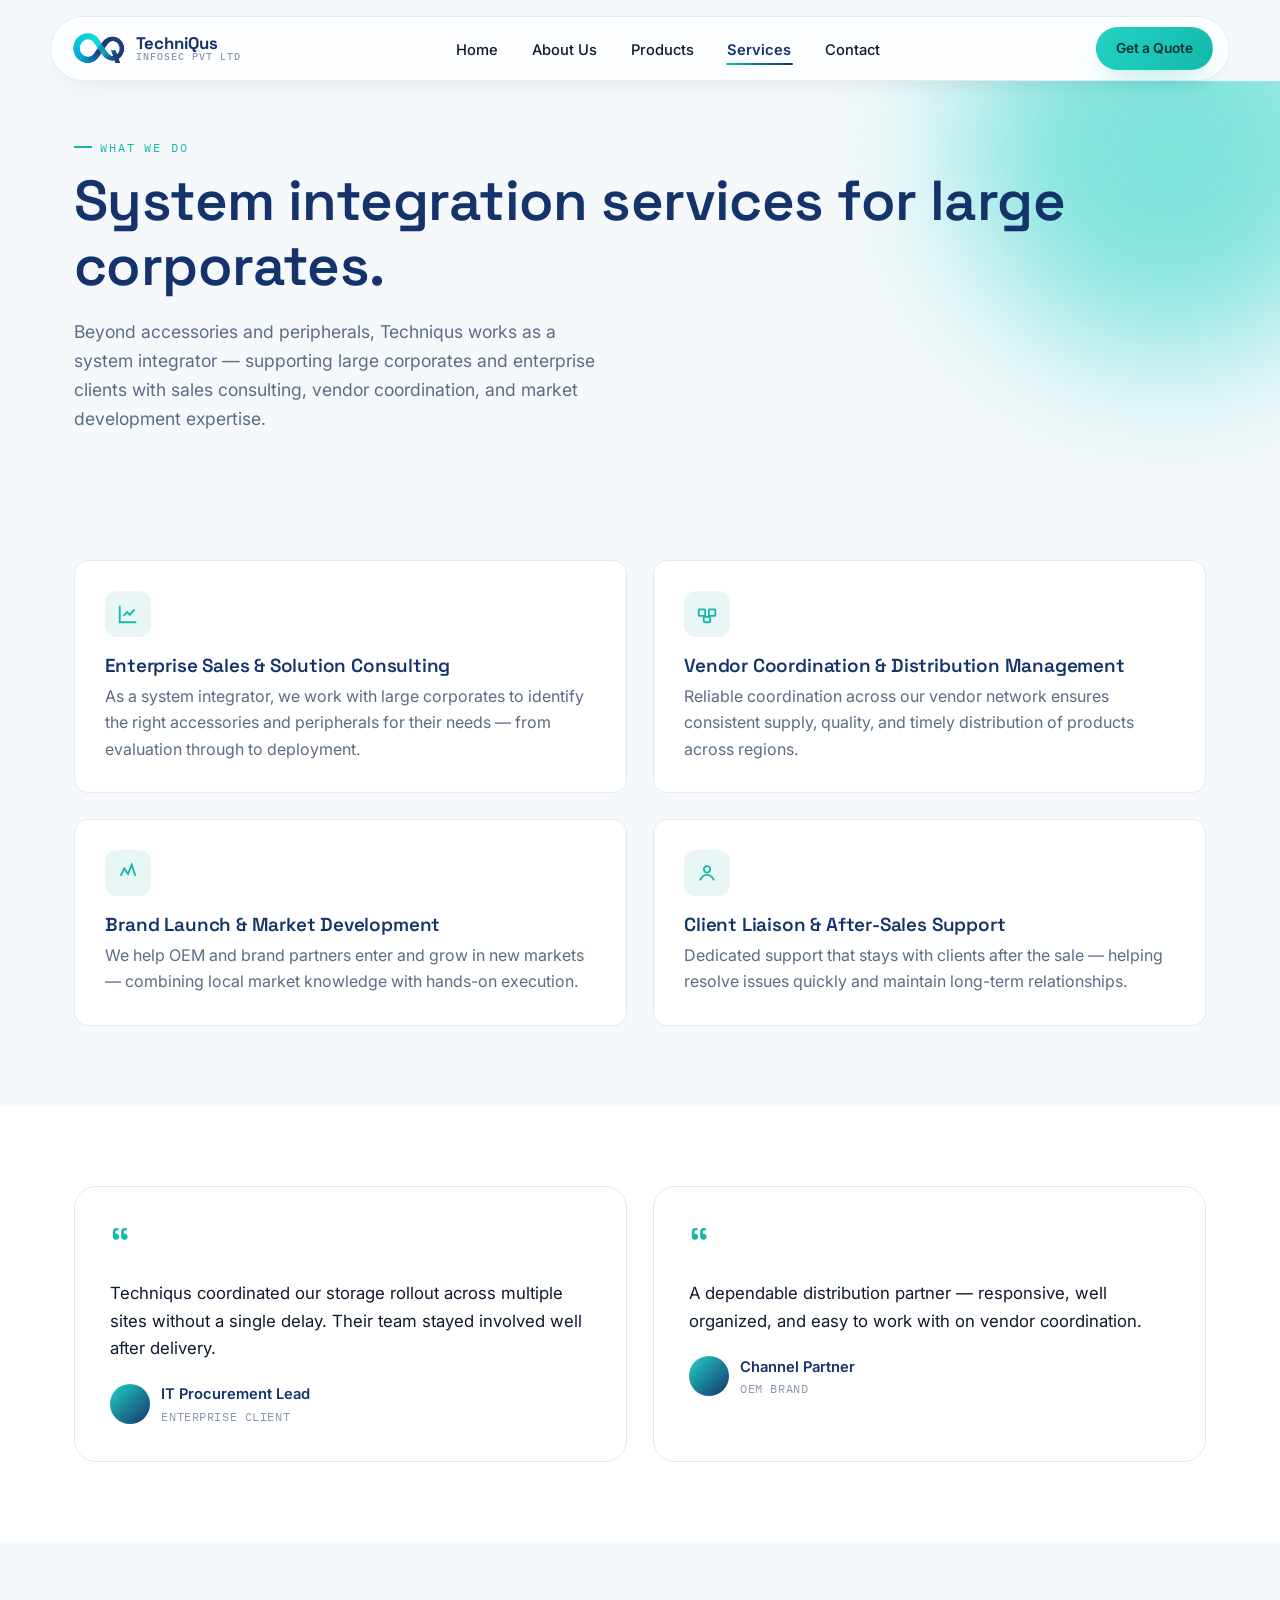
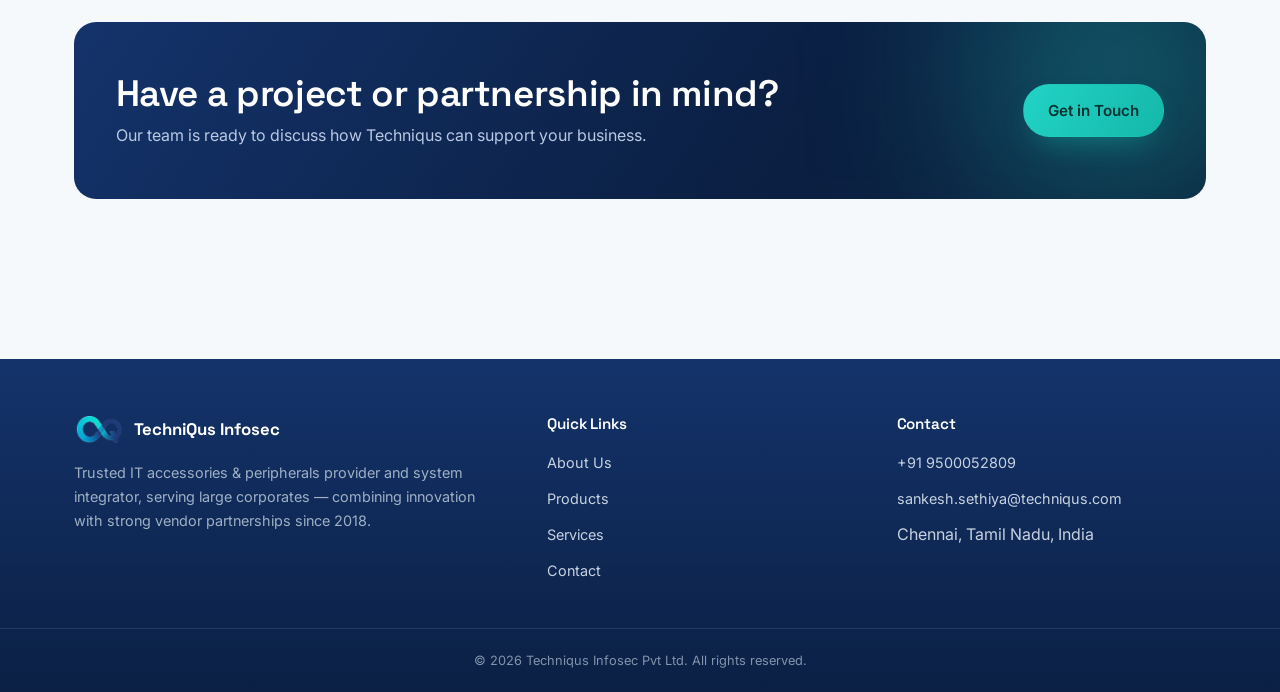
<file: services.html>
<!DOCTYPE html>
<html lang="en">
<head>
<meta charset="UTF-8">
<meta name="viewport" content="width=device-width, initial-scale=1.0">
<title>Services | Techniqus Infosec Pvt Ltd</title>
<meta name="description" content="Techniqus services: enterprise sales & solution consulting, vendor coordination, brand launch, and client liaison support.">
<link rel="icon" type="image/png" href="assets/logo/favicon.png">
<link rel="canonical" href="https://techniqus.com/services.html">
<link rel="apple-touch-icon" href="assets/logo/favicon.png">
<meta property="og:type" content="website">
<meta property="og:site_name" content="Techniqus Infosec Pvt Ltd">
<meta property="og:title" content="Services | Techniqus Infosec Pvt Ltd">
<meta property="og:description" content="Techniqus services: enterprise sales & solution consulting, vendor coordination, brand launch, and client liaison support.">
<meta property="og:url" content="https://techniqus.com/services.html">
<meta property="og:image" content="https://techniqus.com/assets/logo/logo-full.png">
<meta name="twitter:card" content="summary">
<meta name="twitter:title" content="Services | Techniqus Infosec Pvt Ltd">
<meta name="twitter:description" content="Techniqus services: enterprise sales & solution consulting, vendor coordination, brand launch, and client liaison support.">
<meta name="theme-color" content="#14336B">
<link rel="preconnect" href="https://fonts.googleapis.com">
<link href="https://fonts.googleapis.com/css2?family=Space+Grotesk:wght@500;600;700&family=Inter:wght@400;500;600&family=IBM+Plex+Mono:wght@500&display=swap" rel="stylesheet">
<link rel="stylesheet" href="css/style.css">
</head>
<body>

<div class="scroll-progress"></div>

<header class="site-header">
  <nav class="nav">
    <a href="index.html" class="brand">
      <img src="assets/logo/logo-icon.png" alt="Techniqus Infosec logo">
      <span class="brand-name">TechniQus<span>Infosec Pvt Ltd</span></span>
    </a>
    <button class="nav-toggle" aria-label="Toggle menu" aria-expanded="false">
      <span></span><span></span><span></span>
    </button>
    <ul class="nav-links">
      <li><a href="index.html">Home</a></li>
      <li><a href="about.html">About Us</a></li>
      <li><a href="products.html">Products</a></li>
      <li><a href="services.html" aria-current="page">Services</a></li>
      <li><a href="contact.html">Contact</a></li>
    </ul>
    <div class="nav-cta">
      <a href="contact.html" class="btn btn-gradient">Get a Quote</a>
    </div>
  </nav>
</header>

<main>

  <section class="hero" style="padding-bottom: 1rem;">
    <div class="hero-blob b1"></div>
    <div class="container" style="grid-template-columns: 1fr;">
      <div class="reveal">
        <span class="eyebrow">What We Do</span>
        <h1>System integration services for large corporates.</h1>
        <p class="lede">Beyond accessories and peripherals, Techniqus works as a system integrator — supporting large corporates and enterprise clients with sales consulting, vendor coordination, and market development expertise.</p>
      </div>
    </div>
  </section>

  <section>
    <div class="container">
      <div class="grid grid-2" style="gap: 1.6rem;">

        <div class="card reveal reveal-delay-1">
          <div class="card-icon">
            <svg width="22" height="22" viewBox="0 0 24 24" fill="none" stroke="currentColor" stroke-width="2"><path d="M3 3v18h18"/><path d="M7 14l4-4 3 3 5-6"/></svg>
          </div>
          <h3>Enterprise Sales &amp; Solution Consulting</h3>
          <p>As a system integrator, we work with large corporates to identify the right accessories and peripherals for their needs — from evaluation through to deployment.</p>
        </div>

        <div class="card reveal reveal-delay-2">
          <div class="card-icon">
            <svg width="22" height="22" viewBox="0 0 24 24" fill="none" stroke="currentColor" stroke-width="2"><rect x="3" y="7" width="7" height="7" rx="1"/><rect x="14" y="7" width="7" height="7" rx="1"/><rect x="8.5" y="15" width="7" height="6" rx="1"/></svg>
          </div>
          <h3>Vendor Coordination &amp; Distribution Management</h3>
          <p>Reliable coordination across our vendor network ensures consistent supply, quality, and timely distribution of products across regions.</p>
        </div>

        <div class="card reveal reveal-delay-3">
          <div class="card-icon">
            <svg width="22" height="22" viewBox="0 0 24 24" fill="none" stroke="currentColor" stroke-width="2"><path d="M4 15l4-8 4 6 4-10 4 12"/></svg>
          </div>
          <h3>Brand Launch &amp; Market Development</h3>
          <p>We help OEM and brand partners enter and grow in new markets — combining local market knowledge with hands-on execution.</p>
        </div>

        <div class="card reveal reveal-delay-4">
          <div class="card-icon">
            <svg width="22" height="22" viewBox="0 0 24 24" fill="none" stroke="currentColor" stroke-width="2"><circle cx="12" cy="8" r="3.5"/><path d="M4.5 20c1.5-4 4.5-6 7.5-6s6 2 7.5 6"/></svg>
          </div>
          <h3>Client Liaison &amp; After-Sales Support</h3>
          <p>Dedicated support that stays with clients after the sale — helping resolve issues quickly and maintain long-term relationships.</p>
        </div>

      </div>
    </div>
  </section>

  <!-- TESTIMONIAL -->
  <section class="section-alt">
    <div class="container">
      <div class="grid grid-2" style="gap: 1.6rem;">
        <div class="quote-card reveal">
          <div class="quote-mark">&ldquo;</div>
          <p class="quote-text">Techniqus coordinated our storage rollout across multiple sites without a single delay. Their team stayed involved well after delivery.</p>
          <div class="quote-author">
            <div class="quote-avatar"></div>
            <div>
              <div class="quote-name">IT Procurement Lead</div>
              <div class="quote-role">Enterprise Client</div>
            </div>
          </div>
        </div>
        <div class="quote-card reveal reveal-delay-2">
          <div class="quote-mark">&ldquo;</div>
          <p class="quote-text">A dependable distribution partner — responsive, well organized, and easy to work with on vendor coordination.</p>
          <div class="quote-author">
            <div class="quote-avatar"></div>
            <div>
              <div class="quote-name">Channel Partner</div>
              <div class="quote-role">OEM Brand</div>
            </div>
          </div>
        </div>
      </div>
    </div>
  </section>

  <section>
    <div class="container">
      <div class="cta-band reveal">
        <div>
          <h2>Have a project or partnership in mind?</h2>
          <p>Our team is ready to discuss how Techniqus can support your business.</p>
        </div>
        <a href="contact.html" class="btn btn-gradient">Get in Touch</a>
      </div>
    </div>
  </section>

</main>

<footer class="site-footer">
  <div class="container">
    <div>
      <div class="footer-brand">
        <img src="assets/logo/logo-icon.png" alt="Techniqus Infosec logo">
        <span>TechniQus Infosec</span>
      </div>
      <p>Trusted IT accessories &amp; peripherals provider and system integrator, serving large corporates — combining innovation with strong vendor partnerships since 2018.</p>
    </div>
    <div>
      <h4>Quick Links</h4>
      <ul>
        <li><a href="about.html">About Us</a></li>
        <li><a href="products.html">Products</a></li>
        <li><a href="services.html">Services</a></li>
        <li><a href="contact.html">Contact</a></li>
      </ul>
    </div>
    <div>
      <h4>Contact</h4>
      <ul>
        <li><a href="tel:+919500052809">+91 9500052809</a></li>
        <li><a href="mailto:sankesh.sethiya@techniqus.com">sankesh.sethiya@techniqus.com</a></li>
        <li>Chennai, Tamil Nadu, India</li>
      </ul>
    </div>
  </div>
  <div class="footer-bottom">
    &copy; <span id="year"></span> Techniqus Infosec Pvt Ltd. All rights reserved.
  </div>
</footer>

<button class="back-to-top" aria-label="Back to top">
  <svg width="18" height="18" viewBox="0 0 24 24" fill="none" stroke="currentColor" stroke-width="2.4"><path d="M12 19V5M5 12l7-7 7 7"/></svg>
</button>

<script src="js/script.js"></script>
</body>
</html>
</file>
<file: css/style.css>
/* =========================================================
   Techniqus Infosec — Stylesheet v2
   Modern, light-themed, animated. Palette derived from the
   brand logo (teal to navy gradient). No dark backgrounds.
   ========================================================= */

:root {
  --teal: #14B8AA;
  --teal-bright: #22D3C5;
  --navy: #14336B;
  --navy-deep: #0B2044;
  --amber: #FFB648;
  --coral: #FF6B5B;

  --bg: #F6F9FC;
  --surface: #FFFFFF;
  --surface-alt: #EEF4FA;
  --surface-tint: #E8F7F5;

  --ink: #0F1A2E;
  --ink-muted: #5B6C84;
  --ink-faint: #8A97AC;
  --border: #E3E9F1;
  --border-strong: #CFD9E6;

  --radius-sm: 8px;
  --radius-md: 14px;
  --radius-lg: 22px;
  --radius-pill: 999px;

  --font-display: 'Space Grotesk', 'Segoe UI', sans-serif;
  --font-body: 'Inter', 'Segoe UI', sans-serif;
  --font-mono: 'IBM Plex Mono', 'Courier New', monospace;

  --max-width: 1180px;
  --ease: cubic-bezier(0.22, 1, 0.36, 1);
  --shadow-sm: 0 4px 14px -6px rgba(11, 32, 68, 0.12);
  --shadow-md: 0 18px 40px -18px rgba(11, 32, 68, 0.28);
  --shadow-lg: 0 30px 70px -25px rgba(11, 32, 68, 0.35);
}

* { box-sizing: border-box; margin: 0; padding: 0; }
html {
  scroll-behavior: smooth;
  -webkit-text-size-adjust: 100%;
  text-size-adjust: 100%;
}

body {
  font-family: var(--font-body);
  background: var(--bg);
  color: var(--ink);
  line-height: 1.65;
  -webkit-font-smoothing: antialiased;
  overflow-x: hidden;
}

img { max-width: 100%; display: block; }
a { color: inherit; text-decoration: none; }
ul { list-style: none; }
button { font-family: inherit; }

h1, h2, h3, h4 {
  font-family: var(--font-display);
  color: var(--navy);
  line-height: 1.15;
  font-weight: 600;
  letter-spacing: -0.01em;
}
h1 { font-size: clamp(2.3rem, 4.4vw, 3.6rem); }
h2 { font-size: clamp(1.6rem, 3.2vw, 2.3rem); margin-bottom: 0.75rem; }
h3 { font-size: 1.18rem; margin-bottom: 0.4rem; }
p  { color: var(--ink-muted); }

.container {
  max-width: var(--max-width);
  margin: 0 auto;
  padding: 0 1.5rem;
  position: relative;
}

.eyebrow {
  font-family: var(--font-mono);
  font-size: 0.72rem;
  letter-spacing: 0.16em;
  text-transform: uppercase;
  color: var(--teal);
  display: inline-flex;
  align-items: center;
  gap: 0.5rem;
  margin-bottom: 0.8rem;
}
.eyebrow::before { content: ""; width: 18px; height: 2px; background: var(--teal); display: inline-block; }

a:focus-visible, button:focus-visible, input:focus-visible, textarea:focus-visible {
  outline: 2px solid var(--teal);
  outline-offset: 3px;
}

@media (prefers-reduced-motion: reduce) {
  * { animation-duration: 0.001ms !important; animation-iteration-count: 1 !important; transition-duration: 0.001ms !important; scroll-behavior: auto !important; }
}

.scroll-progress {
  position: fixed; top: 0; left: 0; height: 3px; width: 0%;
  background: linear-gradient(90deg, var(--teal-bright), var(--navy));
  z-index: 999; transition: width 0.1s linear;
}

.reveal { opacity: 0; transform: translateY(28px); transition: opacity 0.7s var(--ease), transform 0.7s var(--ease); }
.reveal.in-view { opacity: 1; transform: translateY(0); }
.reveal-delay-1.in-view { transition-delay: 0.08s; }
.reveal-delay-2.in-view { transition-delay: 0.16s; }
.reveal-delay-3.in-view { transition-delay: 0.24s; }
.reveal-delay-4.in-view { transition-delay: 0.32s; }

.btn {
  display: inline-flex; align-items: center; gap: 0.5rem;
  padding: 0.8rem 1.5rem; border-radius: var(--radius-pill);
  font-weight: 600; font-size: 0.95rem; border: 1px solid transparent; cursor: pointer;
  transition: transform 0.25s var(--ease), box-shadow 0.25s var(--ease), background 0.25s var(--ease), color 0.25s var(--ease);
}
.btn svg { transition: transform 0.25s var(--ease); }
.btn:hover svg { transform: translateX(3px); }
.btn-primary { background: linear-gradient(120deg, var(--navy), var(--navy-deep)); color: #fff; box-shadow: var(--shadow-sm); }
.btn-primary:hover { transform: translateY(-2px); box-shadow: var(--shadow-md); }
.btn-outline { background: var(--surface); color: var(--navy); border-color: var(--border-strong); }
.btn-outline:hover { border-color: var(--navy); transform: translateY(-2px); }
.btn-gradient { background: linear-gradient(120deg, var(--teal-bright), var(--teal)); color: #06322F; box-shadow: 0 14px 30px -14px rgba(20, 184, 170, 0.55); }
.btn-gradient:hover { transform: translateY(-2px); box-shadow: 0 18px 36px -14px rgba(20, 184, 170, 0.65); }

.btn-primary, .btn-gradient { position: relative; overflow: hidden; }
.btn-primary::before, .btn-gradient::before {
  content: ""; position: absolute; top: 0; left: -60%; width: 40%; height: 100%;
  background: linear-gradient(120deg, transparent, rgba(255,255,255,0.35), transparent);
  transform: skewX(-20deg); transition: left 0.6s ease;
}
.btn-primary:hover::before, .btn-gradient:hover::before { left: 130%; }

.card-icon, .bento-lg .card-icon { transition: transform 0.4s var(--ease), background 0.4s var(--ease); }
.card:hover .card-icon { transform: rotate(-8deg) scale(1.08); background: var(--teal); color: #fff; }

.site-header { position: sticky; top: 0; z-index: 60; padding: 1rem 0 0; }
.nav {
  display: flex; align-items: center; justify-content: space-between; gap: 1rem;
  max-width: var(--max-width); margin: 0 auto; padding: 0.6rem 1rem 0.6rem 1.2rem;
  background: rgba(255, 255, 255, 0.72);
  backdrop-filter: blur(14px) saturate(160%);
  -webkit-backdrop-filter: blur(14px) saturate(160%);
  border: 1px solid rgba(227, 233, 241, 0.9);
  border-radius: var(--radius-pill);
  box-shadow: 0 10px 30px -18px rgba(11, 32, 68, 0.18);
  transition: box-shadow 0.3s ease;
}
.site-header.scrolled .nav { box-shadow: var(--shadow-md); }

.brand { display: flex; align-items: center; gap: 0.55rem; }
.brand img { height: 34px; width: auto; }
.brand-name { font-family: var(--font-display); font-weight: 700; font-size: 1.05rem; color: var(--navy); line-height: 1.1; }
.brand-name span { display: block; font-family: var(--font-mono); font-size: 0.6rem; letter-spacing: 0.1em; color: var(--ink-faint); text-transform: uppercase; font-weight: 500; }

.nav-links { display: flex; gap: 1.9rem; align-items: center; }
.nav-links a { font-size: 0.92rem; font-weight: 500; color: var(--ink); position: relative; padding: 0.3rem 0.1rem; }
.nav-links a::after {
  content: ""; position: absolute; left: 0; bottom: -2px; width: 0; height: 2px;
  background: linear-gradient(90deg, var(--teal), var(--navy)); transition: width 0.25s var(--ease); border-radius: 2px;
}
.nav-links a:hover::after, .nav-links a[aria-current="page"]::after { width: 100%; }
.nav-links a[aria-current="page"] { color: var(--navy); font-weight: 600; }
.nav-cta { display: flex; align-items: center; gap: 0.8rem; }
.nav-cta .btn { padding: 0.6rem 1.2rem; font-size: 0.86rem; }

.nav-toggle { display: none; background: none; border: none; cursor: pointer; padding: 0.4rem; }
.nav-toggle span { display: block; width: 22px; height: 2px; background: var(--navy); margin: 5px 0; transition: 0.25s; border-radius: 2px; }

.hero { position: relative; padding-top: 3rem; padding-bottom: 4rem; overflow: hidden; }
.hero-blob { position: absolute; border-radius: 50%; filter: blur(70px); opacity: 0.55; z-index: 0; animation: drift 16s ease-in-out infinite; }
.hero-blob.b1 { width: 420px; height: 420px; background: var(--teal-bright); top: -140px; right: -100px; }
.hero-blob.b2 { width: 340px; height: 340px; background: var(--amber); opacity: 0.28; bottom: -120px; left: -80px; animation-delay: -6s; }
@keyframes drift { 0%, 100% { transform: translate(0, 0) scale(1); } 50% { transform: translate(24px, -18px) scale(1.06); } }

.hero .container { display: grid; grid-template-columns: 1.05fr 0.95fr; gap: 3rem; align-items: center; z-index: 1; }
.hero p.lede { font-size: 1.1rem; margin: 1.15rem 0 1.9rem; max-width: 48ch; }
.hero-actions { display: flex; gap: 1rem; flex-wrap: wrap; margin-bottom: 1.6rem; }
.hero-trust { display: flex; gap: 1.6rem; flex-wrap: wrap; font-family: var(--font-mono); font-size: 0.74rem; color: var(--ink-faint); text-transform: uppercase; letter-spacing: 0.06em; }
.hero-trust strong { color: var(--navy); font-family: var(--font-display); font-size: 1rem; letter-spacing: 0; display: block; }

.hero-visual { position: relative; }
.hero-image-frame {
  position: relative; border-radius: var(--radius-lg); overflow: hidden; box-shadow: var(--shadow-lg);
  aspect-ratio: 4/3.1; animation: floaty 6s ease-in-out infinite;
}
.hero-image-frame img { width: 100%; height: 100%; object-fit: cover; }
.hero-image-frame::after { content: ""; position: absolute; inset: 0; background: linear-gradient(200deg, rgba(20,51,107,0.05), rgba(20,184,170,0.18)); }
@keyframes floaty { 0%, 100% { transform: translateY(0); } 50% { transform: translateY(-10px); } }

.floating-card {
  position: absolute; background: rgba(255,255,255,0.92); backdrop-filter: blur(10px);
  border: 1px solid var(--border); border-radius: var(--radius-md); padding: 0.9rem 1.1rem;
  box-shadow: var(--shadow-md); display: flex; align-items: center; gap: 0.7rem;
  animation: floaty 6s ease-in-out infinite; animation-delay: -2s;
}
.floating-card.fc-1 { top: -22px; left: -26px; }
.floating-card.fc-2 { bottom: -20px; right: -22px; animation-delay: -4s; }
.floating-card .fc-icon { width: 34px; height: 34px; border-radius: 9px; background: var(--surface-tint); color: var(--teal); display: flex; align-items: center; justify-content: center; flex-shrink: 0; }
.floating-card .fc-num { font-family: var(--font-display); font-weight: 700; color: var(--navy); font-size: 1rem; line-height: 1.1; }
.floating-card .fc-label { font-family: var(--font-mono); font-size: 0.62rem; color: var(--ink-faint); text-transform: uppercase; letter-spacing: 0.06em; }
@media (max-width: 640px) { .floating-card { display: none; } }

section { padding: 5rem 0; position: relative; }
.section-alt { background: var(--surface); }
.section-tint { background: linear-gradient(180deg, var(--surface-tint), var(--bg)); }
.section-head { max-width: 62ch; margin-bottom: 3rem; }
.section-head.center { margin-left: auto; margin-right: auto; text-align: center; }

.stat-row {
  display: grid; grid-template-columns: repeat(4, 1fr); gap: 1.5rem; padding: 2.6rem 2rem;
  background: linear-gradient(120deg, var(--navy), var(--navy-deep)); border-radius: var(--radius-lg); box-shadow: var(--shadow-md);
}
.stat-num { font-family: var(--font-display); font-size: 2.3rem; font-weight: 700; color: #fff; }
.stat-label { font-family: var(--font-mono); font-size: 0.72rem; letter-spacing: 0.08em; text-transform: uppercase; color: #9FD9D3; margin-top: 0.2rem; }

.grid { display: grid; gap: 1.6rem; }
.grid-2 { grid-template-columns: repeat(2, 1fr); }
.grid-3 { grid-template-columns: repeat(3, 1fr); }
.grid-4 { grid-template-columns: repeat(4, 1fr); }

.card {
  background: var(--surface); border: 1px solid var(--border); border-radius: var(--radius-md); padding: 1.9rem;
  transition: transform 0.35s var(--ease), box-shadow 0.35s var(--ease), border-color 0.35s var(--ease);
}
.card:hover { transform: translateY(-6px); box-shadow: var(--shadow-md); border-color: transparent; }
.card-icon { width: 46px; height: 46px; border-radius: 12px; background: var(--surface-tint); display: flex; align-items: center; justify-content: center; margin-bottom: 1.1rem; color: var(--teal); }

.product-card { background: var(--surface); border: 1px solid var(--border); border-radius: var(--radius-lg); overflow: hidden; transition: transform 0.4s var(--ease), box-shadow 0.4s var(--ease); position: relative; }
.product-card:hover { transform: translateY(-8px); box-shadow: var(--shadow-lg); }
.product-media { position: relative; aspect-ratio: 4/3; overflow: hidden; }
.product-media img { width: 100%; height: 100%; object-fit: cover; transition: transform 0.6s var(--ease); }
.product-card:hover .product-media img { transform: scale(1.08); }
.product-media::after {
  content: "";
  position: absolute; inset: 0;
  background: linear-gradient(0deg, rgba(20,184,170,0.10) 0%, rgba(20,184,170,0) 45%);
  opacity: 0;
  transition: opacity 0.35s var(--ease);
}
.product-card:hover .product-media::after { opacity: 1; }
.product-tag {
  position: absolute; top: 14px; left: 14px; background: rgba(255,255,255,0.92); backdrop-filter: blur(6px);
  font-family: var(--font-mono); font-size: 0.66rem; letter-spacing: 0.08em; text-transform: uppercase; color: var(--navy);
  padding: 0.35rem 0.7rem; border-radius: var(--radius-pill); z-index: 2;
}
.product-body { padding: 1.5rem 1.6rem 1.8rem; }

.partner-row { display: flex; align-items: center; justify-content: center; gap: 1.6rem; flex-wrap: wrap; }
.partner-row .partner-chip { transition: transform 0.3s var(--ease), box-shadow 0.3s var(--ease); }
.partner-row .partner-chip:hover { transform: translateY(-4px); box-shadow: var(--shadow-sm); }

.illustration-frame {
  border-radius: var(--radius-lg); overflow: hidden; box-shadow: var(--shadow-md); aspect-ratio: 4/3;
  background: var(--surface-tint); padding: 1.2rem;
}

.bento-cluster { display: grid; grid-template-columns: 1fr 1fr; grid-template-rows: auto auto; gap: 1.1rem; }
.bento-card {
  background: var(--surface); border: 1px solid var(--border); border-radius: var(--radius-md);
  padding: 1.4rem; transition: transform 0.35s var(--ease), box-shadow 0.35s var(--ease);
}
.bento-card:hover { transform: translateY(-5px); box-shadow: var(--shadow-md); }
.bento-lg { grid-column: 1 / -1; display: flex; align-items: center; gap: 1rem; background: linear-gradient(120deg, var(--navy), var(--navy-deep)); border: none; }
.bento-lg .card-icon { background: rgba(255,255,255,0.14); color: #fff; margin-bottom: 0; }
.bento-lg .bento-num { font-family: var(--font-display); font-size: 1.9rem; font-weight: 700; color: #fff; }
.bento-lg .bento-label { font-family: var(--font-mono); font-size: 0.72rem; color: #9FD9D3; text-transform: uppercase; letter-spacing: 0.05em; }
.bento-sm .bento-label { font-size: 0.9rem; font-weight: 600; color: var(--navy); margin-top: 0.3rem; }
.hs-bob-css { animation: hsBobCss 4.6s ease-in-out infinite; }
@keyframes hsBobCss { 0%,100% { transform: translateY(0); } 50% { transform: translateY(-6px); } }
@media (prefers-reduced-motion: reduce) { .hs-bob-css { animation: none; } }

.product-media img[src$=".svg"] { object-fit: contain; padding: 0.6rem; background: var(--surface-tint); }

/* ---------- Hero scene mouse-parallax container ---------- */
.hero-scene { cursor: default; background: var(--surface-tint); }

.marquee { overflow: hidden; -webkit-mask-image: linear-gradient(90deg, transparent, #000 8%, #000 92%, transparent); mask-image: linear-gradient(90deg, transparent, #000 8%, #000 92%, transparent); }
.marquee-track { display: flex; gap: 2.5rem; width: max-content; animation: marquee 22s linear infinite; }
.marquee:hover .marquee-track { animation-play-state: paused; }
@keyframes marquee { from { transform: translateX(0); } to { transform: translateX(-50%); } }
.partner-chip { font-family: var(--font-mono); font-weight: 600; font-size: 1.05rem; letter-spacing: 0.06em; padding: 0.9rem 1.8rem; border: 1px solid var(--border); border-radius: var(--radius-md); color: var(--navy); background: var(--surface); white-space: nowrap; }

.cta-band {
  position: relative; overflow: hidden; background: linear-gradient(125deg, var(--navy), var(--navy-deep) 60%, #0A1B37); color: #fff;
  border-radius: var(--radius-lg); padding: 3.2rem 2.6rem; display: flex; align-items: center; justify-content: space-between; gap: 2rem; flex-wrap: wrap;
}
.cta-band::before { content: ""; position: absolute; width: 260px; height: 260px; background: var(--teal-bright); filter: blur(90px); opacity: 0.35; top: -80px; right: -40px; }
.cta-band h2 { color: #fff; margin-bottom: 0.4rem; }
.cta-band p { color: #B9C9E4; margin: 0; position: relative; z-index: 1; }
.cta-band > div:first-child, .cta-band .btn { position: relative; z-index: 1; }

.form-grid { display: grid; grid-template-columns: 1fr 1fr; gap: 1.2rem; }
.form-grid .full { grid-column: 1 / -1; }
label { display: block; font-size: 0.85rem; font-weight: 600; color: var(--navy); margin-bottom: 0.4rem; }
input, textarea {
  width: 100%; padding: 0.8rem 1rem; border: 1px solid var(--border-strong); border-radius: var(--radius-sm);
  font-family: var(--font-body); font-size: 0.95rem; background: var(--surface); color: var(--ink);
  transition: border-color 0.2s ease, box-shadow 0.2s ease;
}
input:focus, textarea:focus { border-color: var(--teal); box-shadow: 0 0 0 4px rgba(20,184,170,0.12); }
.form-note { font-size: 0.82rem; margin-top: 0.7rem; }
.form-status { font-size: 0.9rem; margin-top: 0.9rem; font-weight: 600; }
.form-status.success { color: var(--teal); }
.form-status.error { color: var(--coral); }

.info-list li { display: flex; gap: 0.9rem; padding: 1rem 0; border-bottom: 1px solid var(--border); }
.info-list li:last-child { border-bottom: none; }
.info-list strong { display: block; font-family: var(--font-mono); font-size: 0.72rem; letter-spacing: 0.08em; text-transform: uppercase; color: var(--ink-faint); margin-bottom: 0.2rem; }
.info-icon { width: 38px; height: 38px; border-radius: 10px; flex-shrink: 0; background: var(--surface-tint); color: var(--teal); display: flex; align-items: center; justify-content: center; }
.map-embed { width: 100%; border-radius: var(--radius-md); border: 1px solid var(--border); min-height: 260px; overflow: hidden; }

.quote-card { background: var(--surface); border: 1px solid var(--border); border-radius: var(--radius-lg); padding: 2.2rem; position: relative; }
.quote-mark { font-family: var(--font-display); font-size: 3rem; color: var(--teal); line-height: 1; margin-bottom: 0.6rem; }
.quote-text { color: var(--ink); font-size: 1.05rem; margin-bottom: 1.2rem; }
.quote-author { display: flex; align-items: center; gap: 0.7rem; }
.quote-avatar { width: 40px; height: 40px; border-radius: 50%; background: linear-gradient(135deg, var(--teal-bright), var(--navy)); flex-shrink: 0; }
.quote-name { font-weight: 600; color: var(--navy); font-size: 0.92rem; }
.quote-role { font-family: var(--font-mono); font-size: 0.72rem; color: var(--ink-faint); text-transform: uppercase; letter-spacing: 0.05em; }

.step-row { display: grid; grid-template-columns: repeat(4, 1fr); gap: 1.5rem; counter-reset: step; }
.step { position: relative; padding-top: 2.6rem; }
.step::before {
  counter-increment: step; content: "0" counter(step); font-family: var(--font-display); font-size: 1.6rem; font-weight: 700;
  color: transparent; -webkit-text-stroke: 1.4px var(--teal); display: block; margin-bottom: 0.6rem;
}
.step:not(:last-child)::after { content: ""; position: absolute; top: 2.1rem; left: calc(100% - 0.7rem); width: calc(1.5rem + 1.4rem); height: 1px; background: var(--border-strong); }
@media (max-width: 860px) { .step:not(:last-child)::after { display: none; } }

.back-to-top {
  position: fixed; bottom: 1.6rem; right: 1.6rem; width: 46px; height: 46px; border-radius: 50%;
  background: linear-gradient(135deg, var(--teal-bright), var(--navy)); color: #fff; display: flex; align-items: center; justify-content: center;
  border: none; cursor: pointer; box-shadow: var(--shadow-md);
  opacity: 0; visibility: hidden; transform: translateY(12px);
  transition: opacity 0.3s ease, transform 0.3s ease, visibility 0.3s ease; z-index: 70;
}
.back-to-top.visible { opacity: 1; visibility: visible; transform: translateY(0); }

.site-footer { background: linear-gradient(180deg, var(--navy), var(--navy-deep)); color: #C7D2E0; margin-top: 5rem; position: relative; overflow: hidden; }
.site-footer .container { padding-top: 3.5rem; padding-bottom: 2.2rem; display: grid; grid-template-columns: 1.4fr 1fr 1fr; gap: 2.5rem; }
.footer-brand { display: flex; align-items: center; gap: 0.6rem; margin-bottom: 1rem; }
.footer-brand img { height: 30px; }
.footer-brand span { font-family: var(--font-display); font-weight: 700; color: #fff; font-size: 1.05rem; }
.site-footer h4 { color: #fff; font-size: 0.95rem; margin-bottom: 1rem; }
.site-footer p { color: #9FB0C4; font-size: 0.9rem; }
.site-footer ul li { margin-bottom: 0.6rem; }
.site-footer a { color: #C7D2E0; font-size: 0.9rem; transition: color 0.2s ease; }
.site-footer a:hover { color: var(--teal-bright); }
.footer-social { display: flex; gap: 0.7rem; margin-top: 1.2rem; }
.footer-social a { width: 34px; height: 34px; border-radius: 50%; border: 1px solid rgba(255,255,255,0.18); display: flex; align-items: center; justify-content: center; }
.footer-social a:hover { background: rgba(255,255,255,0.08); }
.footer-bottom { border-top: 1px solid rgba(255,255,255,0.1); padding: 1.3rem 1.5rem; text-align: center; font-size: 0.8rem; color: #8194AC; }

.placeholder-img {
  width: 100%; aspect-ratio: 4/3; border-radius: var(--radius-md);
  background: repeating-linear-gradient(135deg, var(--surface-tint), var(--surface-tint) 12px, var(--bg) 12px, var(--bg) 24px);
  border: 1px dashed var(--border-strong); display: flex; align-items: center; justify-content: center;
  font-family: var(--font-mono); font-size: 0.78rem; color: var(--ink-faint); text-align: center; padding: 1rem;
}

@media (max-width: 960px) {
  .hero .container { grid-template-columns: 1fr; }
  .hero-visual { order: -1; }
  .grid-3 { grid-template-columns: 1fr 1fr; }
  .grid-4 { grid-template-columns: 1fr 1fr; }
  .stat-row { grid-template-columns: 1fr 1fr; }
  .step-row { grid-template-columns: 1fr 1fr; }
  .site-footer .container { grid-template-columns: 1fr; }
}

@media (max-width: 640px) {
  .nav-links, .nav-cta .btn-outline { display: none; }
  .nav-links.open {
    display: flex; flex-direction: column; align-items: flex-start; gap: 0;
    position: absolute; top: 74px; left: 1rem; right: 1rem;
    background: var(--surface); border: 1px solid var(--border);
    border-radius: var(--radius-md); padding: 0.6rem 1.2rem; box-shadow: var(--shadow-md);
  }
  .nav-links.open li { width: 100%; padding: 0.7rem 0; border-bottom: 1px solid var(--border); }
  .nav-links.open li:last-child { border-bottom: none; }
  .nav-toggle { display: block; }
  .grid-2, .grid-3, .grid-4 { grid-template-columns: 1fr; }
  .stat-row { grid-template-columns: 1fr 1fr; padding: 2rem 1.3rem; }
  .step-row { grid-template-columns: 1fr; }
  .cta-band { flex-direction: column; align-items: flex-start; }
  .form-grid { grid-template-columns: 1fr; }
  section { padding: 3.2rem 0; }
  h1 { font-size: 2rem; }
  h2 { font-size: 1.5rem; }
  .lede { font-size: 1rem !important; }
  .hero { padding-top: 1.6rem; padding-bottom: 2.2rem; }
  .hero-blob.b1 { width: 260px; height: 260px; top: -100px; right: -90px; }
  .hero-blob.b2 { width: 220px; height: 220px; }
  .card, .product-body, .cta-band, .quote-card, .bento-card { padding: 1.3rem; }
  .site-header { padding-top: 0.7rem; }
  .nav { padding: 0.5rem 0.6rem 0.5rem 0.8rem; border-radius: var(--radius-md); }
  .brand img { height: 26px; }
  .brand-name { font-size: 0.85rem; }
  .brand-name span { font-size: 0.52rem; }
  .nav-cta .btn { padding: 0.5rem 0.85rem; font-size: 0.78rem; }
  .bento-cluster { grid-template-columns: 1fr; }
  .back-to-top { width: 40px; height: 40px; bottom: 1.1rem; right: 1.1rem; }
}

@media (max-width: 400px) {
  .container { padding: 0 1.1rem; }
  h1 { font-size: 1.7rem; }
  h2 { font-size: 1.3rem; }
  .eyebrow { font-size: 0.64rem; }
  .btn { padding: 0.68rem 1.2rem; font-size: 0.85rem; }
  .hero-trust { gap: 1rem; font-size: 0.66rem; }
  .stat-num { font-size: 1.7rem; }
  .nav-cta { display: none; }
}

/* ---------- Large-screen scaling (wide monitors) ----------
   Everything in this stylesheet is sized in rem, so scaling the root
   font-size scales type, spacing, radii, and gaps together proportionally
   — this is what makes the layout feel "full-size" on big displays
   instead of a small fixed column floating in empty space. */
@media (min-width: 1440px) {
  html { font-size: 17.5px; }
  :root { --max-width: 1320px; }
}
@media (min-width: 1800px) {
  html { font-size: 19px; }
  :root { --max-width: 1480px; }
}
@media (min-width: 2200px) {
  html { font-size: 21px; }
  :root { --max-width: 1600px; }
}
</file>
